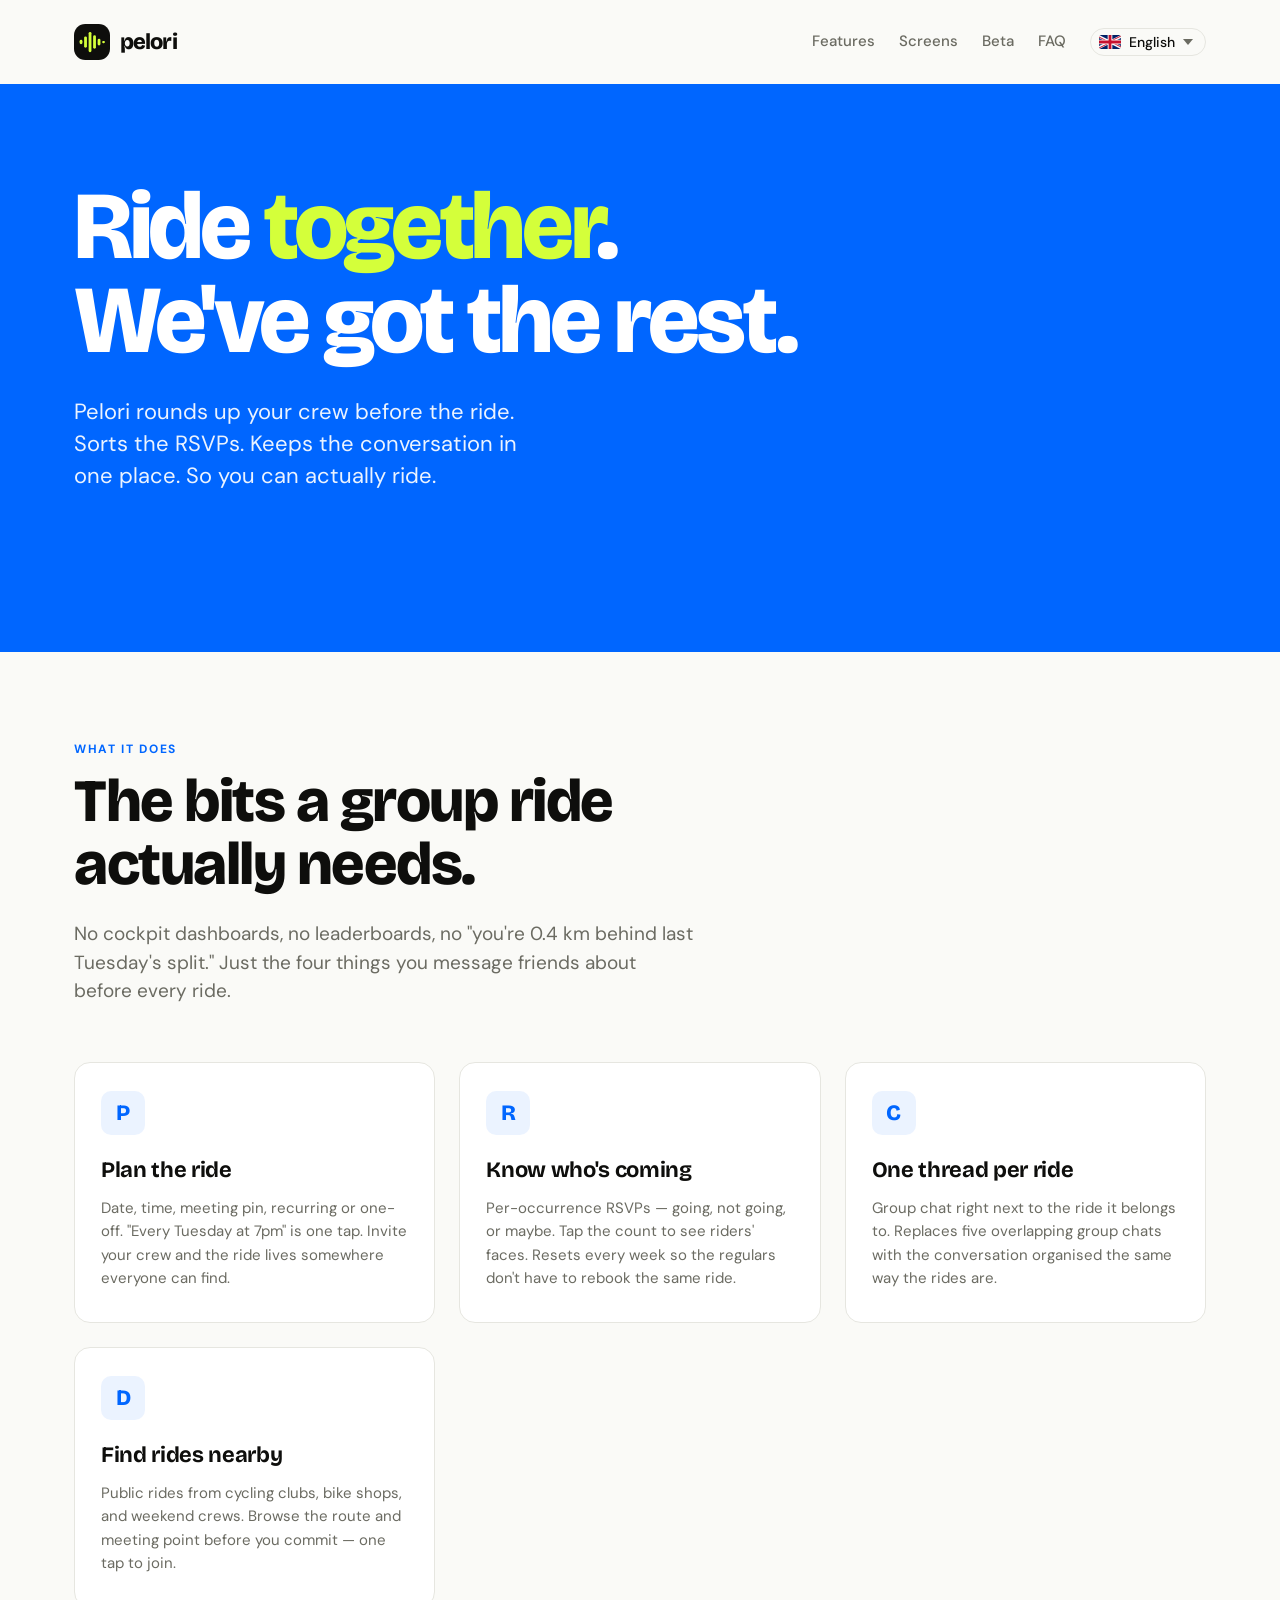
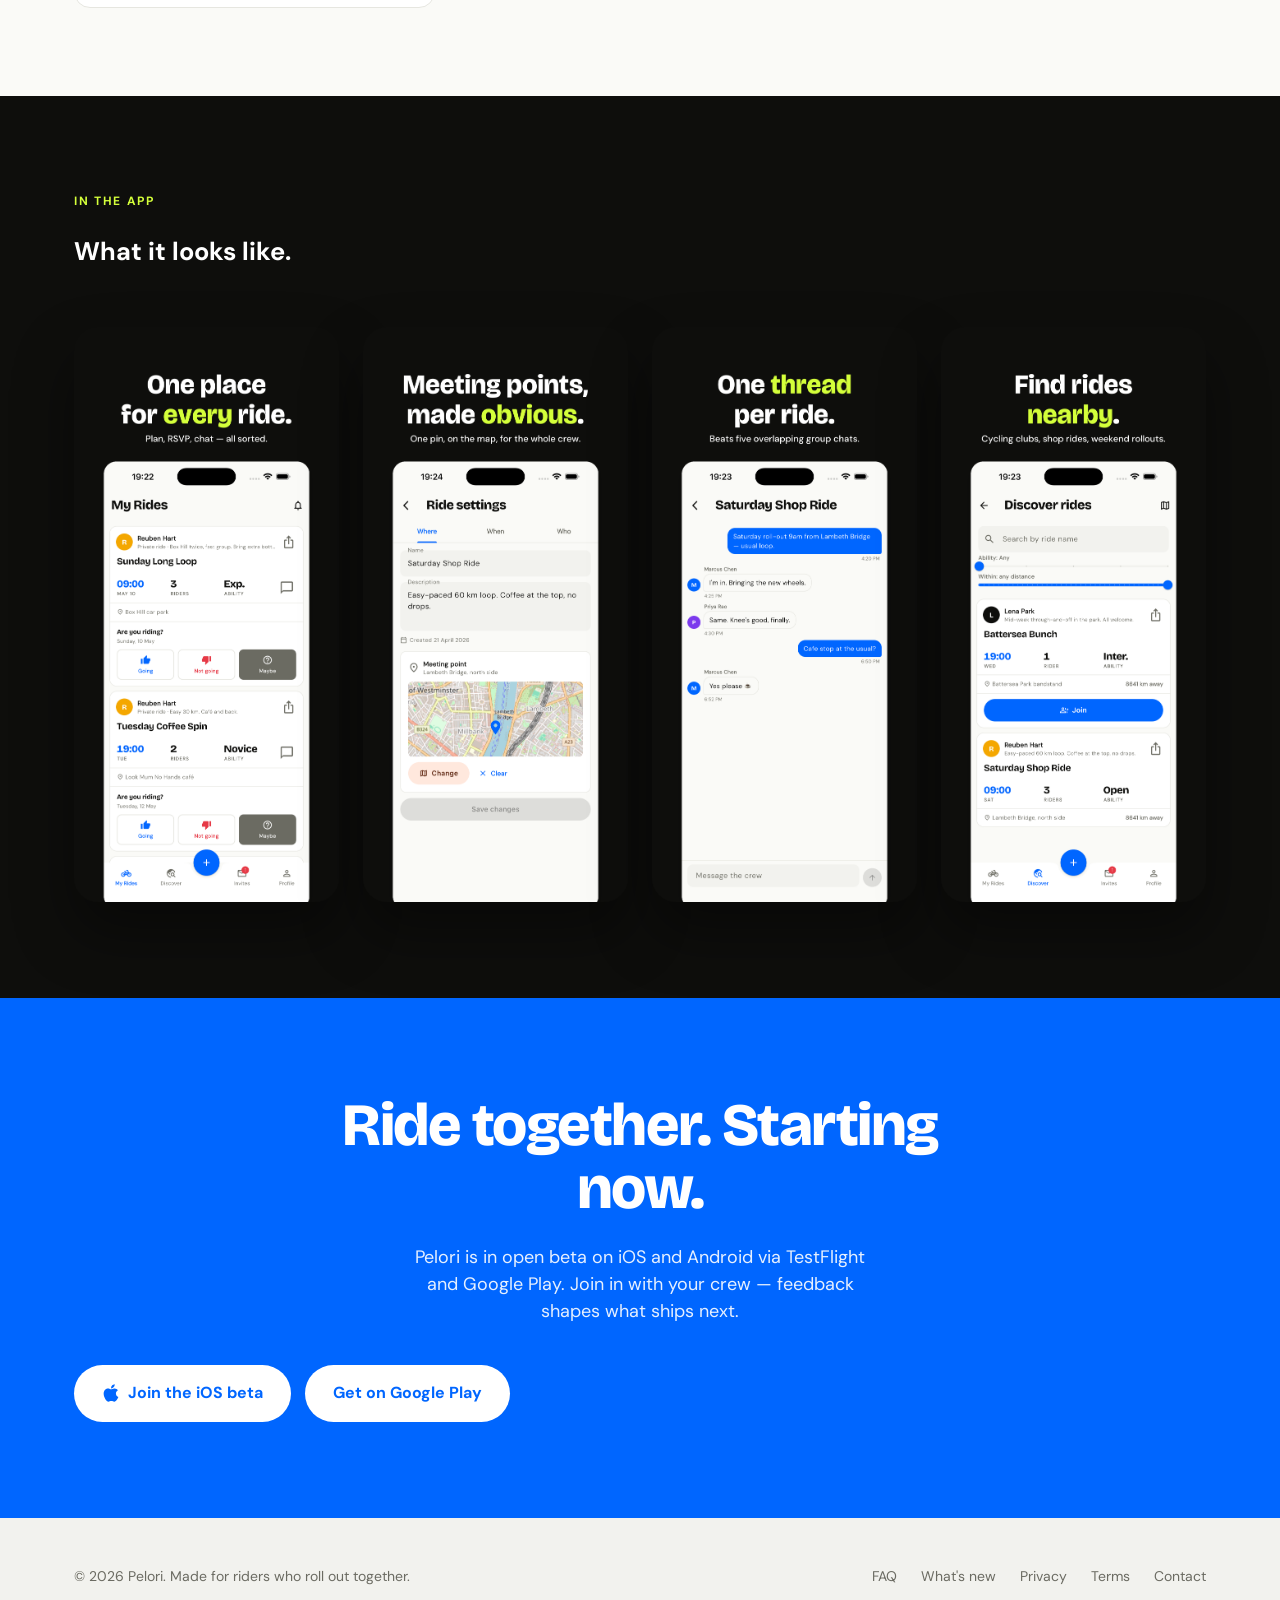
<file: index.html>
<!DOCTYPE html>
<html lang="en">
<head>
  <meta charset="UTF-8">
  <meta name="viewport" content="width=device-width, initial-scale=1.0">
  <title>Pelori — Group cycling, planned together</title>
  <meta name="description" content="Pelori rounds up your crew before the ride: plan group rides, RSVP per week, chat with everyone in one place, and find new rides nearby.">
  <meta name="theme-color" content="#0066FF">

  <!-- Apple-specific -->
  <meta name="apple-mobile-web-app-title" content="Pelori">
  <link rel="apple-touch-icon" href="assets/apple-touch-icon.png">
  <meta name="apple-itunes-app" content="app-id=PLACEHOLDER">

  <!-- Open Graph / Twitter -->
  <meta property="og:title" content="Pelori — Group cycling, planned together">
  <meta property="og:description" content="Plan group rides, RSVP per week, chat with the crew, and find new rides nearby.">
  <meta property="og:url" content="https://pelori.fit">
  <meta property="og:type" content="website">
  <meta property="og:image" content="https://pelori.fit/assets/og-cover.svg">
  <meta property="og:image:width" content="1200">
  <meta property="og:image:height" content="630">
  <meta property="og:image:alt" content="Pelori — Group cycling, planned together">
  <meta name="twitter:card" content="summary_large_image">

  <link rel="icon" href="assets/apple-touch-icon.png" type="image/png">
  <link rel="stylesheet" href="styles.css?v=20260508">
</head>
<body>

  <header class="nav">
    <div class="container nav-row">
      <a href="/" class="lockup">
        <img src="assets/logos/logo-mark.svg" alt="">
        <span class="lockup-name">pelori</span>
      </a>
      <div class="nav-right">
        <nav class="nav-links">
          <a href="#features" data-i18n="nav.features">Features</a>
          <a href="#screenshots" data-i18n="nav.screens">Screens</a>
          <a href="#beta" data-i18n="nav.beta">Beta</a>
          <a href="faq.html" data-i18n="nav.faq">FAQ</a>
        </nav>
        <div class="lang-picker" id="lang-picker">
          <button type="button" id="lang-btn" class="lang-btn"
                  aria-haspopup="listbox" aria-expanded="false"
                  aria-label="Language">
            <span id="lang-flag" class="lang-flag" aria-hidden="true"></span>
            <span id="lang-name" class="lang-name"></span>
            <svg class="lang-chevron" aria-hidden="true" viewBox="0 0 10 6">
              <path fill="currentColor" d="M0 0l5 6 5-6z"/>
            </svg>
          </button>
          <ul id="lang-menu" class="lang-menu" role="listbox" hidden></ul>
        </div>
        <button type="button" class="nav-burger" id="nav-burger"
                aria-label="Open menu" aria-controls="nav-drawer" aria-expanded="false">
          <svg width="24" height="24" viewBox="0 0 24 24" aria-hidden="true">
            <path fill="currentColor" d="M3 6h18v2H3zm0 5h18v2H3zm0 5h18v2H3z"/>
          </svg>
        </button>
      </div>
    </div>
    <aside class="nav-drawer" id="nav-drawer" aria-hidden="true">
      <button type="button" class="nav-drawer-close" data-nav-close
              aria-label="Close menu">&times;</button>
      <a href="#features" data-i18n="nav.features" data-nav-close>Features</a>
      <a href="#screenshots" data-i18n="nav.screens" data-nav-close>Screens</a>
      <a href="#beta" data-i18n="nav.beta" data-nav-close>Beta</a>
      <a href="faq.html" data-i18n="nav.faq" data-nav-close>FAQ</a>
    </aside>
  </header>

  <section class="hero">
    <div class="container">
      <h1 data-i18n-html="hero.headline_html">Ride <span class="accent">together</span>.<br>We've got the rest.</h1>
      <p class="hero-sub" data-i18n="hero.sub">
        Pelori rounds up your crew before the ride. Sorts the RSVPs.
        Keeps the conversation in one place. So you can actually ride.
      </p>
    </div>
  </section>

  <section id="features" class="section">
    <div class="container">
      <p class="section-eyebrow" data-i18n="features.eyebrow">What it does</p>
      <h2 data-i18n="features.title">The bits a group ride actually needs.</h2>
      <p class="section-sub" data-i18n="features.sub">
        No cockpit dashboards, no leaderboards, no "you're 0.4 km behind
        last Tuesday's split." Just the four things you message friends
        about before every ride.
      </p>

      <div class="features">
        <article class="feature">
          <div class="feature-icon">P</div>
          <h3 data-i18n="features.plan.title">Plan the ride</h3>
          <p data-i18n="features.plan.body">
            Date, time, meeting pin, recurring or one-off. "Every Tuesday
            at 7pm" is one tap. Invite your crew and the ride lives
            somewhere everyone can find.
          </p>
        </article>

        <article class="feature">
          <div class="feature-icon">R</div>
          <h3 data-i18n="features.rsvp.title">Know who's coming</h3>
          <p data-i18n="features.rsvp.body">
            Per-occurrence RSVPs — going, not going, or maybe. Tap the
            count to see riders' faces. Resets every week so the
            regulars don't have to rebook the same ride.
          </p>
        </article>

        <article class="feature">
          <div class="feature-icon">C</div>
          <h3 data-i18n="features.chat.title">One thread per ride</h3>
          <p data-i18n="features.chat.body">
            Group chat right next to the ride it belongs to. Replaces
            five overlapping group chats with the conversation
            organised the same way the rides are.
          </p>
        </article>

        <article class="feature">
          <div class="feature-icon">D</div>
          <h3 data-i18n="features.discover.title">Find rides nearby</h3>
          <p data-i18n="features.discover.body">
            Public rides from cycling clubs, bike shops, and weekend
            crews. Browse the route and meeting point before you commit
            — one tap to join.
          </p>
        </article>
      </div>
    </div>
  </section>

  <section id="screenshots" class="shots">
    <div class="container">
      <p class="section-eyebrow" data-i18n="shots.eyebrow">In the app</p>
      <h2 data-i18n="shots.title">What it looks like.</h2>
      <div class="shots-row">
        <img src="assets/screenshots/en/02-my-rides.png" alt="My Rides screen with three ride cards and a notification bell" data-i18n-alt="shots.alt.myrides" data-i18n-src="assets/screenshots/{lang}/02-my-rides.png">
        <img src="assets/screenshots/en/06-where-tab.png" alt="Ride settings — Where tab with meeting-point map" data-i18n-alt="shots.alt.where" data-i18n-src="assets/screenshots/{lang}/06-where-tab.png">
        <img src="assets/screenshots/en/03-chat.png" alt="Per-ride group chat with messages from the crew" data-i18n-alt="shots.alt.chat" data-i18n-src="assets/screenshots/{lang}/03-chat.png">
        <img src="assets/screenshots/en/05-discover.png" alt="Discover screen showing public rides" data-i18n-alt="shots.alt.discover" data-i18n-src="assets/screenshots/{lang}/05-discover.png">
      </div>
    </div>
  </section>

  <section id="beta" class="cta">
    <div class="container">
      <h2 data-i18n="cta.title">Ride together. Starting now.</h2>
      <p class="cta-sub" data-i18n="cta.sub">
        Pelori is in open beta on iOS and Android via TestFlight and
        Google Play. Join in with your crew — feedback shapes what
        ships next.
      </p>
      <div class="hero-ctas">
        <a class="btn btn-primary" href="https://testflight.apple.com/join/AMZ3g1j7">
          <svg width="18" height="20" viewBox="0 0 384 512" fill="currentColor" aria-hidden="true">
            <path d="M318.7 268.7c-.2-36.7 16.4-64.4 50-84.8-18.8-26.9-47.2-41.7-84.7-44.6-35.5-2.8-74.3 20.7-88.5 20.7-15 0-49.4-19.7-76.4-19.7C63.3 141.2 4 184.8 4 273.5q0 39.3 14.4 81.2c12.8 36.7 59 126.7 107.2 125.2 25.2-.6 43-17.9 75.8-17.9 31.8 0 48.3 17.9 76.4 17.9 48.6-.7 90.4-82.5 102.6-119.3-65.2-30.7-61.7-90-61.7-91.9zm-56.6-164.2c27.3-32.4 24.8-61.9 24-72.5-24.1 1.4-52 16.4-67.9 34.9-17.5 19.8-27.8 44.3-25.6 71.9 26.1 2 49.9-11.4 69.5-34.3z"/>
          </svg>
          <span data-i18n="cta.ios_button">Join the iOS beta</span>
        </a>
        <a class="btn btn-primary" href="PLACEHOLDER_PLAY_URL" data-i18n="cta.android_button">
          Get on Google Play
        </a>
      </div>
    </div>
  </section>

  <footer>
    <div class="container footer-row">
      <span data-i18n="footer.copyright">© 2026 Pelori. Made for riders who roll out together.</span>
      <div class="footer-links">
        <a href="faq.html" data-i18n="footer.faq">FAQ</a>
        <a href="whats-new.html" data-i18n="footer.whatsNew">What's new</a>
        <a href="privacy.html" data-i18n="footer.privacy">Privacy</a>
        <a href="terms.html" data-i18n="footer.terms">Terms</a>
        <a href="mailto:hello@pelori.fit" data-i18n="footer.contact">Contact</a>
      </div>
    </div>
  </footer>

  <script src="assets/i18n.js"></script>
  <script src="assets/nav-drawer.js"></script>
</body>
</html>
</file>
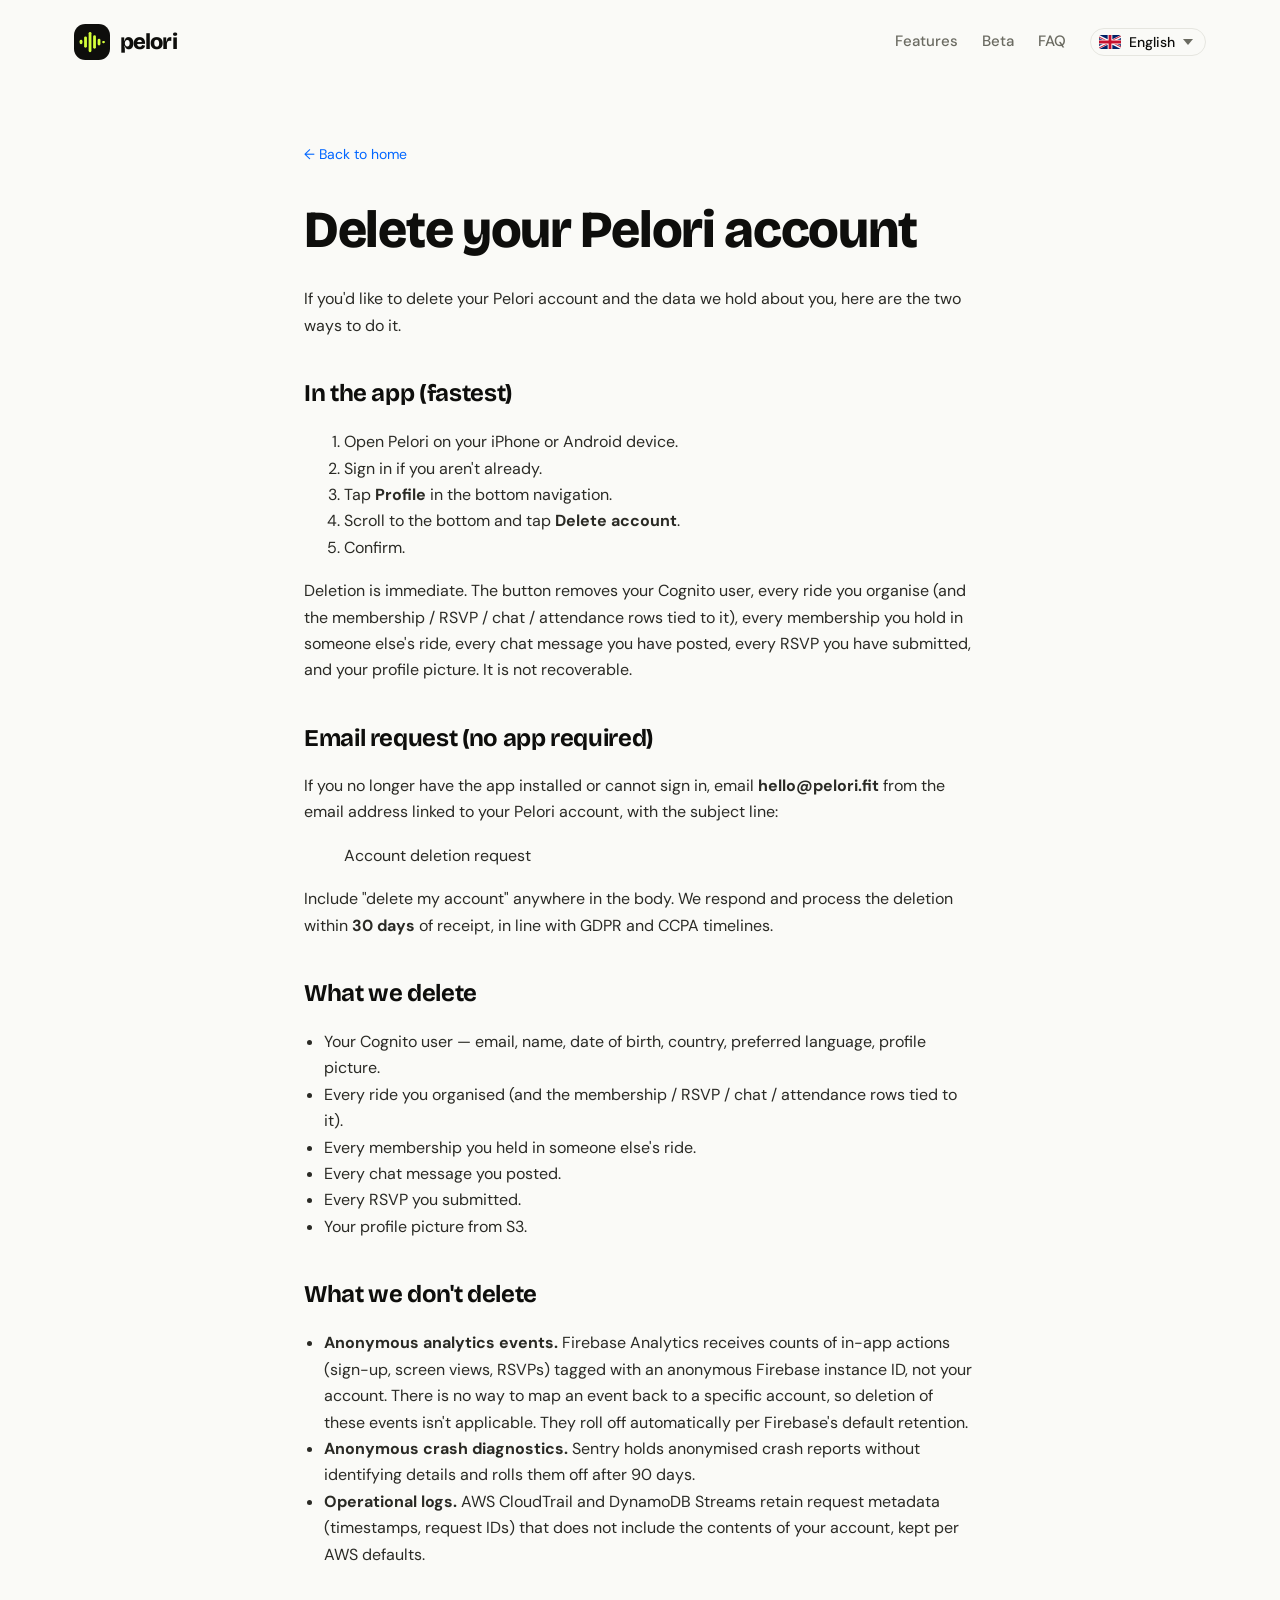
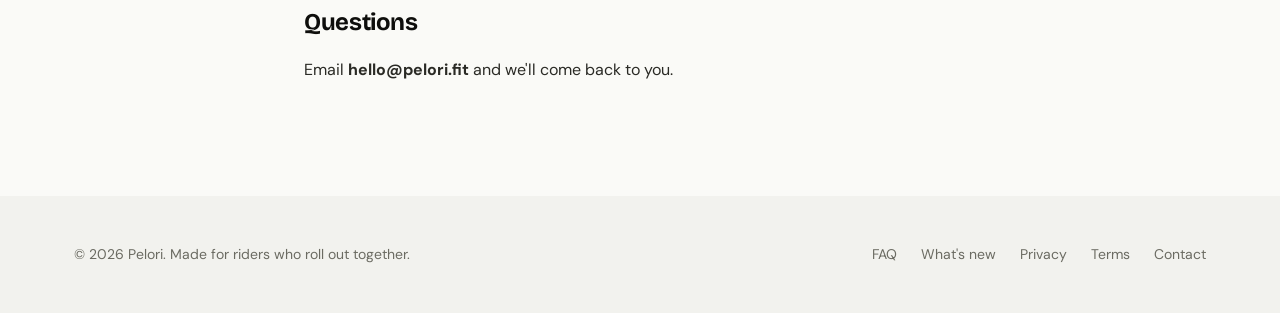
<file: delete-account.html>
<!DOCTYPE html>
<html lang="en">
<head>
  <meta charset="UTF-8">
  <meta name="viewport" content="width=device-width, initial-scale=1.0">
  <title>Delete account — Pelori</title>
  <link rel="apple-touch-icon" href="assets/apple-touch-icon.png">
  <link rel="icon" href="assets/apple-touch-icon.png" type="image/png">
  <link rel="stylesheet" href="styles.css?v=20260508">
</head>
<body>
  <header class="nav">
    <div class="container nav-row">
      <a href="/" class="lockup">
        <img src="assets/logos/logo-mark.svg" alt="">
        <span class="lockup-name">pelori</span>
      </a>
      <div class="nav-right">
        <nav class="nav-links">
          <a href="index.html#features" data-i18n="nav.features">Features</a>
          <a href="index.html#beta" data-i18n="nav.beta">Beta</a>
          <a href="faq.html" data-i18n="nav.faq">FAQ</a>
        </nav>
        <div class="lang-picker" id="lang-picker">
          <button type="button" id="lang-btn" class="lang-btn"
                  aria-haspopup="listbox" aria-expanded="false"
                  aria-label="Language">
            <span id="lang-flag" class="lang-flag" aria-hidden="true"></span>
            <span id="lang-name" class="lang-name"></span>
            <svg class="lang-chevron" aria-hidden="true" viewBox="0 0 10 6">
              <path fill="currentColor" d="M0 0l5 6 5-6z"/>
            </svg>
          </button>
          <ul id="lang-menu" class="lang-menu" role="listbox" hidden></ul>
        </div>
        <button type="button" class="nav-burger" id="nav-burger"
                aria-label="Open menu" aria-controls="nav-drawer" aria-expanded="false">
          <svg width="24" height="24" viewBox="0 0 24 24" aria-hidden="true">
            <path fill="currentColor" d="M3 6h18v2H3zm0 5h18v2H3zm0 5h18v2H3z"/>
          </svg>
        </button>
      </div>
    </div>
    <aside class="nav-drawer" id="nav-drawer" aria-hidden="true">
      <button type="button" class="nav-drawer-close" data-nav-close
              aria-label="Close menu">&times;</button>
      <a href="index.html#features" data-i18n="nav.features" data-nav-close>Features</a>
      <a href="index.html#beta" data-i18n="nav.beta" data-nav-close>Beta</a>
      <a href="faq.html" data-i18n="nav.faq" data-nav-close>FAQ</a>
    </aside>
  </header>
  <main class="legal-body">
    <a href="index.html" class="legal-back" data-i18n="legal.back">&larr; Back to home</a>
    <p class="legal-en-banner" data-legal-en-only data-i18n="legal.en_only" hidden>This page is available in English only — the app itself is fully localised.</p>
    <h1>Delete your Pelori account</h1>
<p>If you'd like to delete your Pelori account and the data we hold
about you, here are the two ways to do it.</p>
<h2>In the app (fastest)</h2>
<ol>
<li>Open Pelori on your iPhone or Android device.</li>
<li>Sign in if you aren't already.</li>
<li>Tap <strong>Profile</strong> in the bottom navigation.</li>
<li>Scroll to the bottom and tap <strong>Delete account</strong>.</li>
<li>Confirm.</li>
</ol>
<p>Deletion is immediate. The button removes your Cognito user, every
ride you organise (and the membership / RSVP / chat / attendance
rows tied to it), every membership you hold in someone else's ride,
every chat message you have posted, every RSVP you have submitted,
and your profile picture. It is not recoverable.</p>
<h2>Email request (no app required)</h2>
<p>If you no longer have the app installed or cannot sign in, email
<strong>hello@pelori.fit</strong> from the email address linked to your Pelori
account, with the subject line:</p>
<blockquote>
<p>Account deletion request</p>
</blockquote>
<p>Include "delete my account" anywhere in the body. We respond and
process the deletion within <strong>30 days</strong> of receipt, in line with
GDPR and CCPA timelines.</p>
<h2>What we delete</h2>
<ul>
<li>Your Cognito user — email, name, date of birth, country,
  preferred language, profile picture.</li>
<li>Every ride you organised (and the membership / RSVP / chat /
  attendance rows tied to it).</li>
<li>Every membership you held in someone else's ride.</li>
<li>Every chat message you posted.</li>
<li>Every RSVP you submitted.</li>
<li>Your profile picture from S3.</li>
</ul>
<h2>What we don't delete</h2>
<ul>
<li><strong>Anonymous analytics events.</strong> Firebase Analytics receives counts
  of in-app actions (sign-up, screen views, RSVPs) tagged with an
  anonymous Firebase instance ID, not your account. There is no way
  to map an event back to a specific account, so deletion of these
  events isn't applicable. They roll off automatically per Firebase's
  default retention.</li>
<li><strong>Anonymous crash diagnostics.</strong> Sentry holds anonymised crash
  reports without identifying details and rolls them off after
  90 days.</li>
<li><strong>Operational logs.</strong> AWS CloudTrail and DynamoDB Streams retain
  request metadata (timestamps, request IDs) that does not include
  the contents of your account, kept per AWS defaults.</li>
</ul>
<h2>Questions</h2>
<p>Email <strong>hello@pelori.fit</strong> and we'll come back to you.</p>
  </main>
  <footer>
    <div class="container footer-row">
      <span data-i18n="footer.copyright">© 2026 Pelori.</span>
      <div class="footer-links">
        <a href="faq.html" data-i18n="footer.faq">FAQ</a>
        <a href="whats-new.html" data-i18n="footer.whatsNew">What's new</a>
        <a href="privacy.html" data-i18n="footer.privacy">Privacy</a>
        <a href="terms.html" data-i18n="footer.terms">Terms</a>
        <a href="mailto:hello@pelori.fit" data-i18n="footer.contact">Contact</a>
      </div>
    </div>
  </footer>
  <script src="assets/i18n.js"></script>
  <script src="assets/nav-drawer.js"></script>
</body>
</html>
</file>
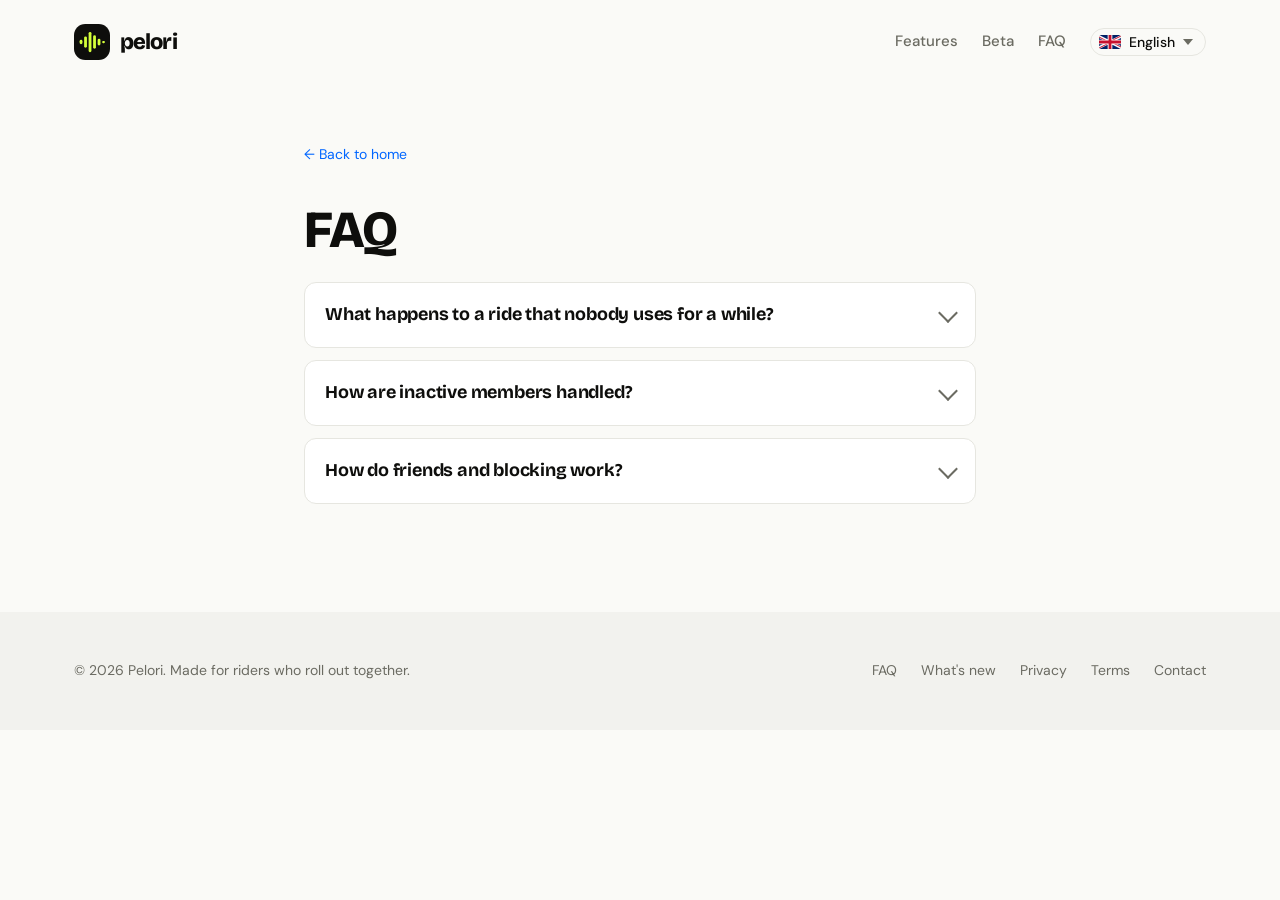
<file: faq.html>
<!DOCTYPE html>
<html lang="en">
<head>
  <meta charset="UTF-8">
  <meta name="viewport" content="width=device-width, initial-scale=1.0">
  <title>FAQ — Pelori</title>
  <link rel="apple-touch-icon" href="assets/apple-touch-icon.png">
  <link rel="icon" href="assets/apple-touch-icon.png" type="image/png">
  <link rel="stylesheet" href="styles.css?v=20260508">
</head>
<body>
  <header class="nav">
    <div class="container nav-row">
      <a href="/" class="lockup">
        <img src="assets/logos/logo-mark.svg" alt="">
        <span class="lockup-name">pelori</span>
      </a>
      <div class="nav-right">
        <nav class="nav-links">
          <a href="index.html#features" data-i18n="nav.features">Features</a>
          <a href="index.html#beta" data-i18n="nav.beta">Beta</a>
          <a href="faq.html" data-i18n="nav.faq">FAQ</a>
        </nav>
        <div class="lang-picker" id="lang-picker">
          <button type="button" id="lang-btn" class="lang-btn"
                  aria-haspopup="listbox" aria-expanded="false"
                  aria-label="Language">
            <span id="lang-flag" class="lang-flag" aria-hidden="true"></span>
            <span id="lang-name" class="lang-name"></span>
            <svg class="lang-chevron" aria-hidden="true" viewBox="0 0 10 6">
              <path fill="currentColor" d="M0 0l5 6 5-6z"/>
            </svg>
          </button>
          <ul id="lang-menu" class="lang-menu" role="listbox" hidden></ul>
        </div>
        <button type="button" class="nav-burger" id="nav-burger"
                aria-label="Open menu" aria-controls="nav-drawer" aria-expanded="false">
          <svg width="24" height="24" viewBox="0 0 24 24" aria-hidden="true">
            <path fill="currentColor" d="M3 6h18v2H3zm0 5h18v2H3zm0 5h18v2H3z"/>
          </svg>
        </button>
      </div>
    </div>
    <aside class="nav-drawer" id="nav-drawer" aria-hidden="true">
      <button type="button" class="nav-drawer-close" data-nav-close
              aria-label="Close menu">&times;</button>
      <a href="index.html#features" data-i18n="nav.features" data-nav-close>Features</a>
      <a href="index.html#beta" data-i18n="nav.beta" data-nav-close>Beta</a>
      <a href="faq.html" data-i18n="nav.faq" data-nav-close>FAQ</a>
    </aside>
  </header>
  <main class="legal-body">
    <a href="index.html" class="legal-back" data-i18n="legal.back">&larr; Back to home</a>
    <p class="legal-en-banner" data-legal-en-only data-i18n="legal.en_only" hidden>This page is available in English only — the app itself is fully localised.</p>
    <h1>FAQ</h1>

    <details class="faq-item">
      <summary>What happens to a ride that nobody uses for a while?</summary>
      <div class="faq-body">
        <p>To stop Discover and notifications filling up with rides that
        have gone quiet, every ride moves through three stages based on
        the time since its last human interaction. A human interaction
        is anything a member does inside the ride — sending a chat
        message, RSVPing, joining or leaving, or the owner editing
        settings. The next occurrence of a recurring ride silently
        rolling forward does <strong>not</strong> count.</p>

        <h3>Stage 1 — Dormant (after 90 days inactive)</h3>
        <ul>
          <li>The ride is hidden from <strong>Discover</strong>, so new
            riders won't stumble across a public ride that's gone
            quiet.</li>
          <li>Members still see the ride in <em>My Rides</em>, can chat,
            RSVP, share location, and join voice as normal.</li>
          <li>Push and reminder notifications fire as normal.</li>
          <li>Any interaction — a chat message, an RSVP, an owner edit —
            flips the ride straight back to active and resets the
            clock.</li>
        </ul>

        <h3>Stage 2 — Archived (after 180 days inactive)</h3>
        <ul>
          <li>The ride becomes invisible to everyone except the owner.
            Other members no longer see it in <em>My Rides</em> and
            can't open it.</li>
          <li>All notifications stop firing, including RSVP nags and
            going reminders.</li>
          <li>The ride is also hidden from Discover (a stricter version
            of the dormant rule).</li>
          <li>The owner can still open the ride and edit it. Saving any
            edit flips it back to active, restores it to other members,
            and resumes notifications.</li>
        </ul>

        <h3>Stage 3 — Deleted (after 270 days inactive)</h3>
        <ul>
          <li>The ride and its memberships, messages, and RSVP records
            are permanently deleted.</li>
          <li>Deletion is not recoverable. If you want to keep an
            archived ride, open it as the owner and save any edit
            before it reaches the 270-day mark — that resets the
            clock.</li>
        </ul>

        <h3>How do I keep a ride active?</h3>
        <p>Ride with it. Anything that counts as a human interaction
        resets the clock back to zero, so a ride that the crew actually
        uses each week never goes dormant.</p>

        <h3>Can I tell whether one of my rides is dormant or archived?</h3>
        <p>Yes — dormant and archived rides show a small badge on the
        ride card in <em>My Rides</em>.</p>
      </div>
    </details>

    <details class="faq-item">
      <summary>How are inactive members handled?</summary>
      <div class="faq-body">
        <h3>What does the "Inactive" badge on a member mean?</h3>
        <p>Each member of a ride has a small <strong>Inactive</strong>
        chip on their row when they haven't opened the Pelori app for
        30 days or more. It's a glanceable signal for the organiser —
        useful when deciding whether it's worth nagging someone for an
        RSVP, or when looking through who's actually still around. As
        soon as the member opens the app the chip disappears on the
        next refresh.</p>

        <p>Members who are brand-new to the feature (no recorded
        activity yet) don't get the chip — the absence of data is
        treated as "unknown", not "inactive".</p>

        <h3>Can I have inactive members removed automatically?</h3>
        <p>Yes. In <em>Ride settings → Who</em>, the ride owner has an
        <strong>Auto-remove inactive members</strong> toggle. Switch it
        on and once a day Pelori removes any member who hasn't opened
        the app in 30 days. A few rules:</p>
        <ul>
          <li>The toggle is <strong>owner-only</strong>. Admins manage
            rides day-to-day, but membership policy stays with the
            creator.</li>
          <li>The owner is never removed, even if they themselves
            haven't opened the app — a ride should never end up without
            its organiser.</li>
          <li>Members who haven't recorded any activity yet (e.g.
            someone who joined and immediately uninstalled before the
            activity signal landed) are left alone — same conservative
            reading as the badge.</li>
          <li>Pending invitations are not touched. Someone who hasn't
            accepted yet stays in the invite list until they decide.</li>
          <li>Removed members can always be re-invited. Removal isn't a
            ban — it's a tidy-up.</li>
        </ul>
      </div>
    </details>

    <details class="faq-item">
      <summary>How do friends and blocking work?</summary>
      <div class="faq-body">
        <h3>What can other people see about me?</h3>
        <p>When you appear to someone else as a friend, a friend
        suggestion, an incoming or outgoing friend request, or an
        email-search result, they see your <strong>name</strong>, the
        <strong>country</strong> you set in your profile, and your
        <strong>profile picture</strong> if you've uploaded one. Your
        email address, date of birth, and location are not shown on any
        of these surfaces.</p>

        <h3>Who can find me?</h3>
        <p>Two routes only. People you share at least one ride with may
        see you in their <em>Add friends</em> suggestions. And anyone
        who already knows your <strong>exact email address</strong> can
        look you up via email search. Pelori does <strong>not</strong>
        read your phone contacts.</p>

        <h3>What does being friends actually do?</h3>
        <p>Friends see each other in their friends list and can be
        invited into rides with a single tap, instead of typing an
        email. That's it — friendship doesn't unlock anything you
        wouldn't already share with someone inside a ride.</p>

        <h3>How do I block someone?</h3>
        <p>Long-press one of their chat messages and choose
        <em>Block</em>. Blocking is bidirectional: their messages and
        rides become invisible to you, yours become invisible to them,
        and any existing friendship is removed. Neither of you appears
        in the other's <em>Add friends</em> suggestions, and neither
        can send the other a friend request. Everyone you've blocked
        is listed in <em>Profile → Blocked users</em>, where you can
        unblock if you change your mind.</p>

        <h3>Does the other person know if I decline a request?</h3>
        <p>No push notification is sent when you decline — only on send
        and accept. The request simply leaves your Requests tab.</p>
      </div>
    </details>
  </main>
  <footer>
    <div class="container footer-row">
      <span data-i18n="footer.copyright">&copy; 2026 Pelori.</span>
      <div class="footer-links">
        <a href="faq.html" data-i18n="footer.faq">FAQ</a>
        <a href="whats-new.html" data-i18n="footer.whatsNew">What's new</a>
        <a href="privacy.html" data-i18n="footer.privacy">Privacy</a>
        <a href="terms.html" data-i18n="footer.terms">Terms</a>
        <a href="mailto:hello@pelori.fit" data-i18n="footer.contact">Contact</a>
      </div>
    </div>
  </footer>
  <script src="assets/i18n.js"></script>
  <script src="assets/nav-drawer.js"></script>
</body>
</html>
</file>
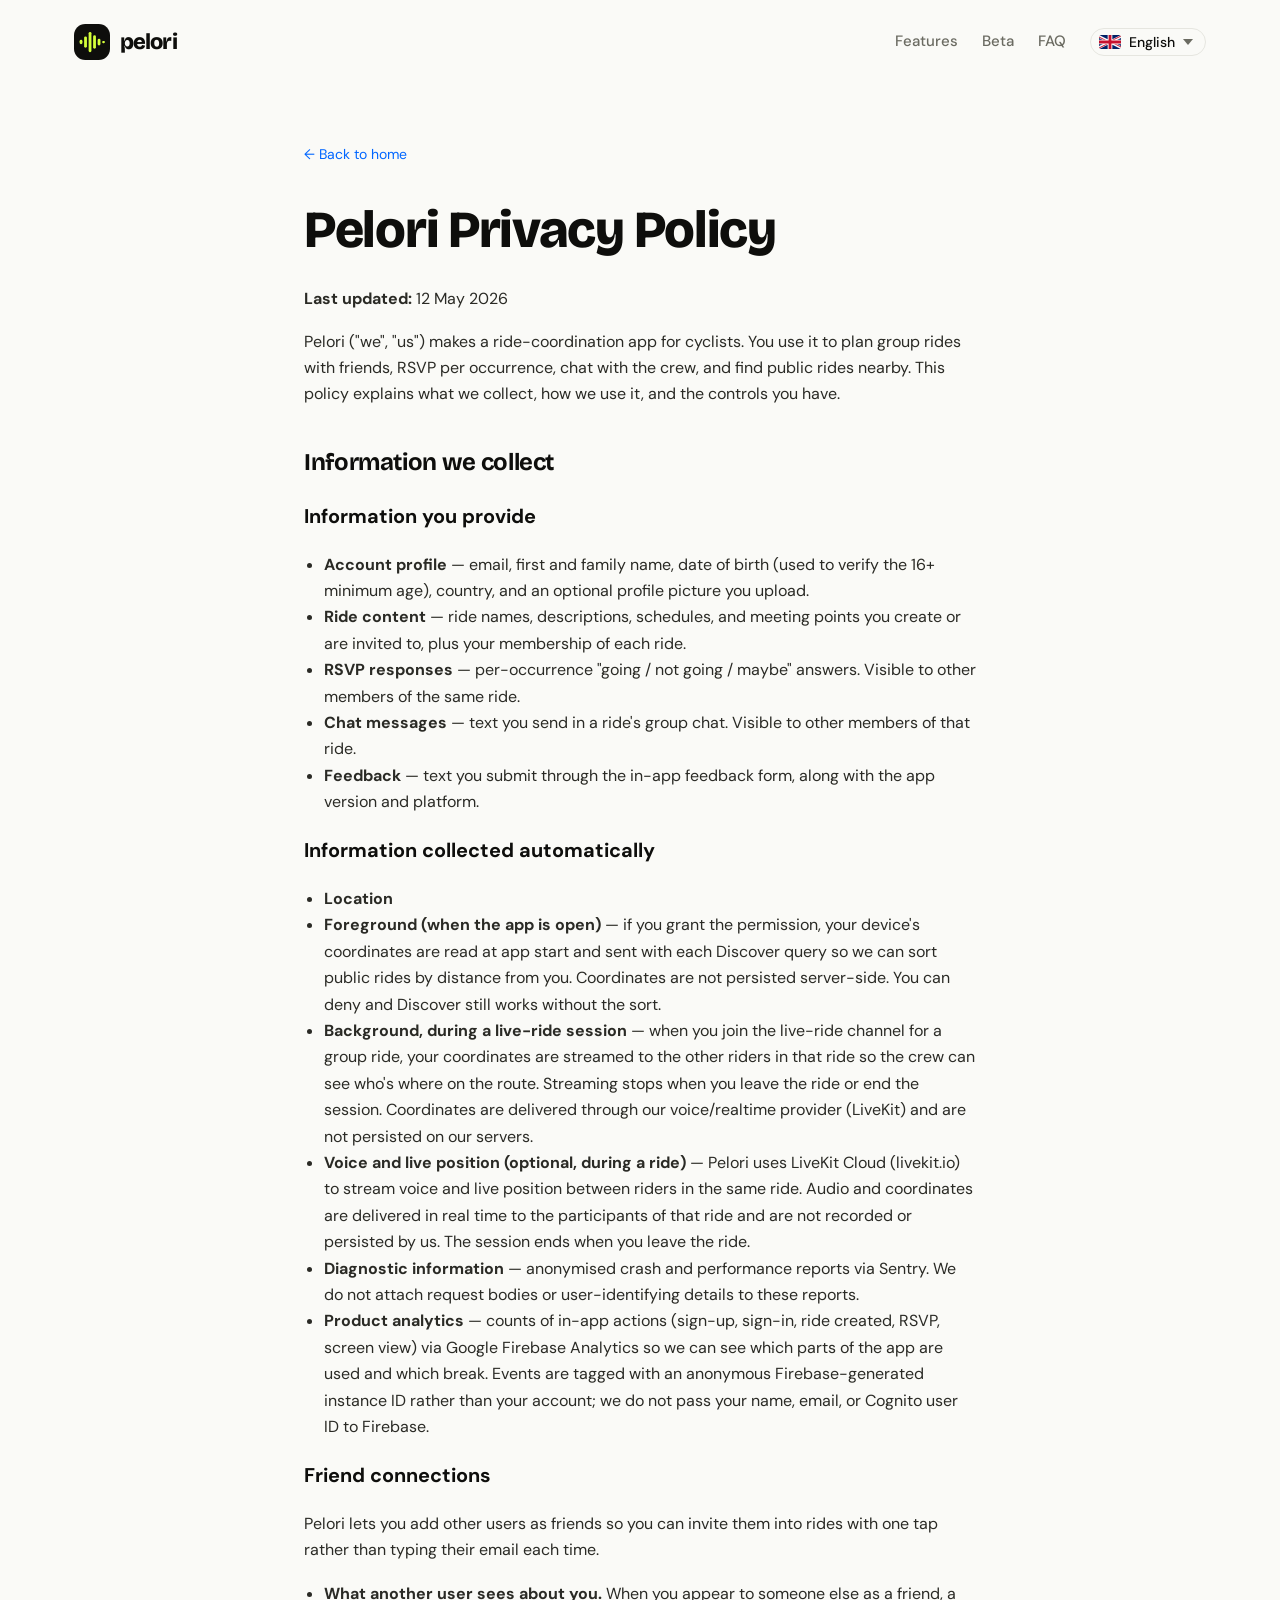
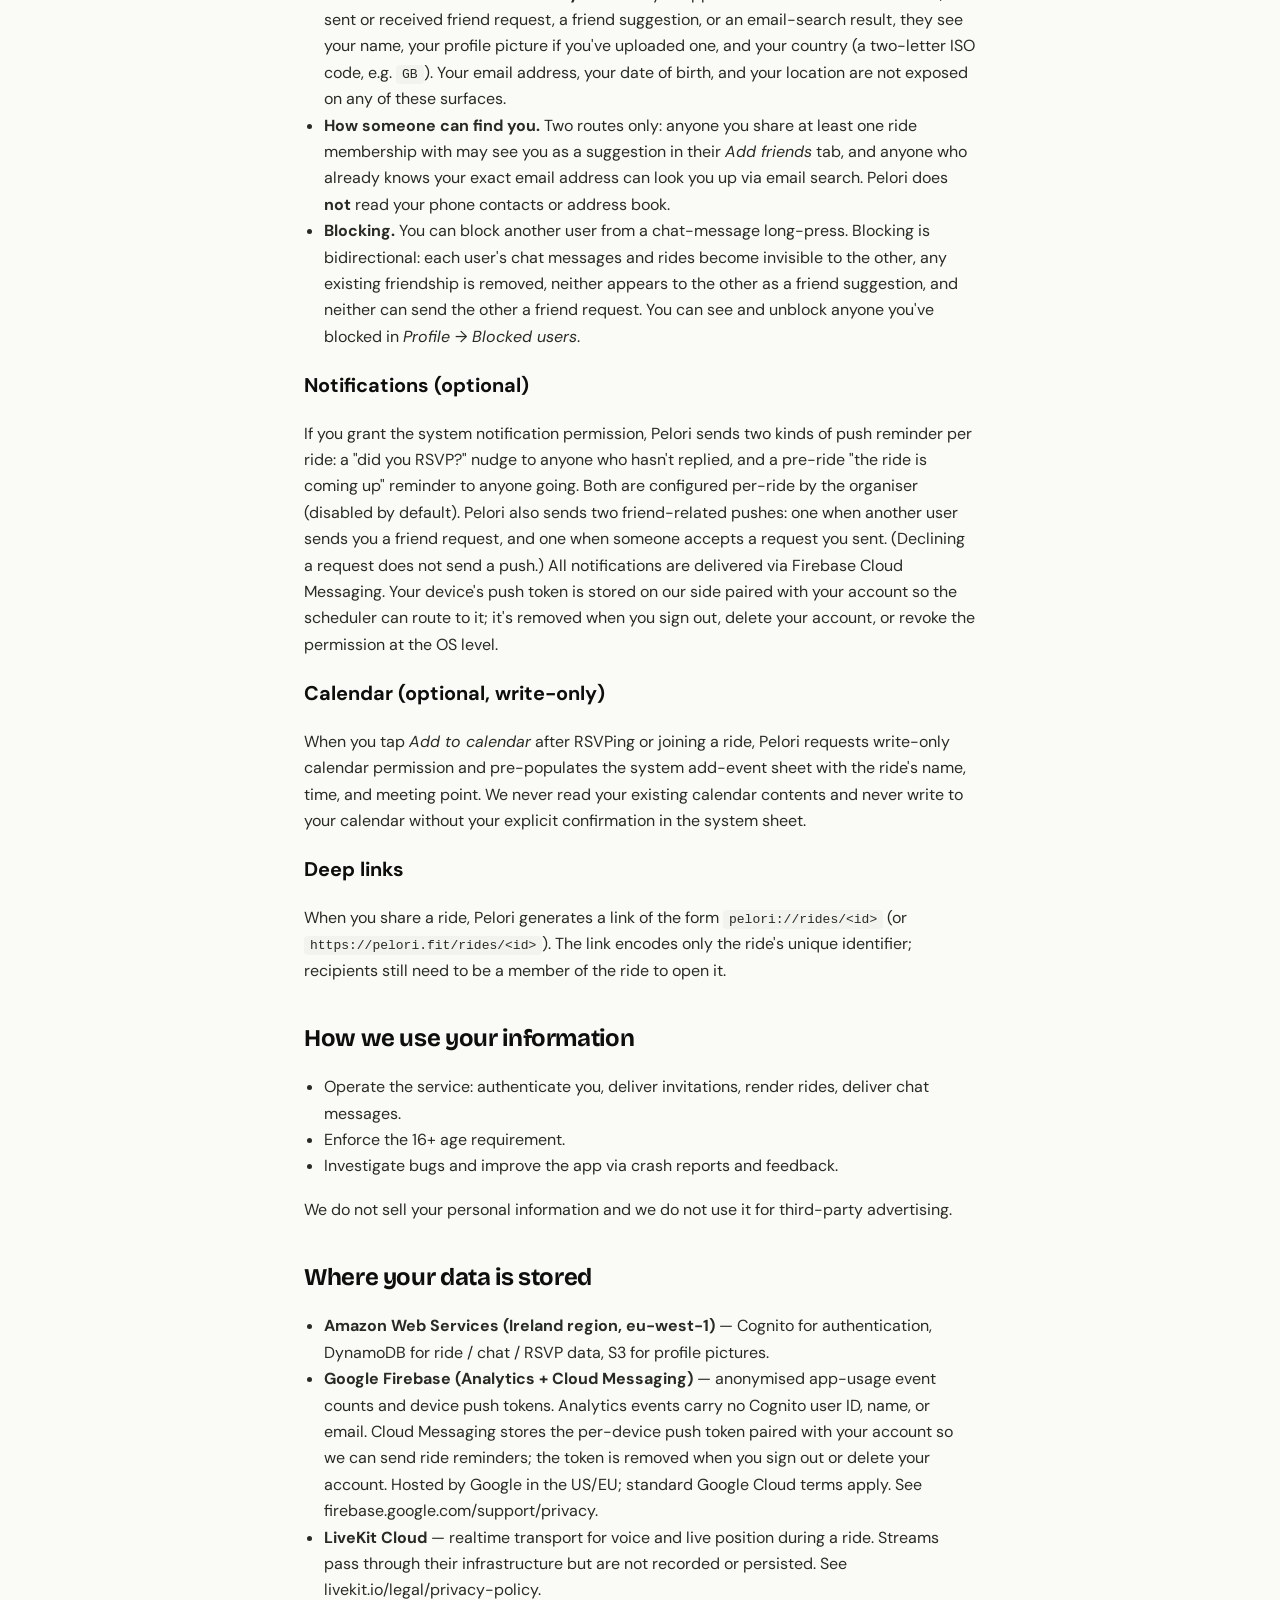
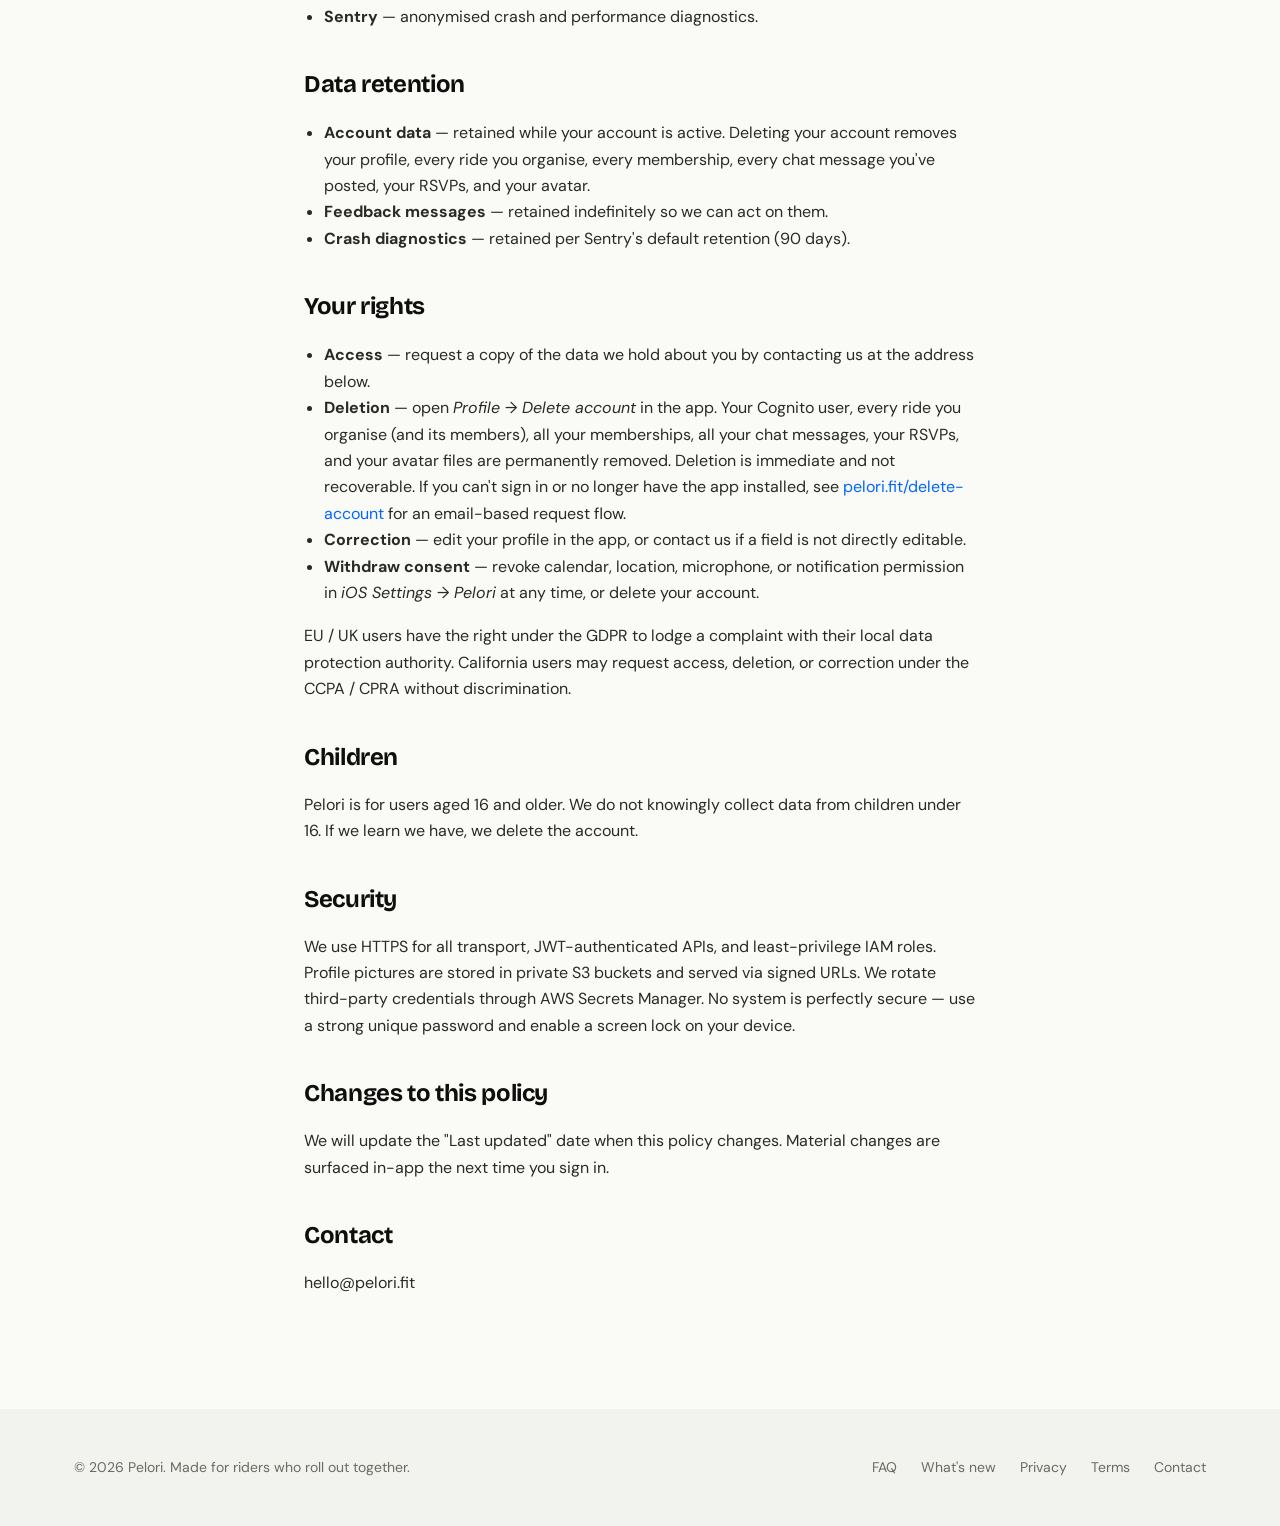
<file: privacy.html>
<!DOCTYPE html>
<html lang="en">
<head>
  <meta charset="UTF-8">
  <meta name="viewport" content="width=device-width, initial-scale=1.0">
  <title>Privacy Policy — Pelori</title>
  <link rel="apple-touch-icon" href="assets/apple-touch-icon.png">
  <link rel="icon" href="assets/apple-touch-icon.png" type="image/png">
  <link rel="stylesheet" href="styles.css?v=20260508">
</head>
<body>
  <header class="nav">
    <div class="container nav-row">
      <a href="/" class="lockup">
        <img src="assets/logos/logo-mark.svg" alt="">
        <span class="lockup-name">pelori</span>
      </a>
      <div class="nav-right">
        <nav class="nav-links">
          <a href="index.html#features" data-i18n="nav.features">Features</a>
          <a href="index.html#beta" data-i18n="nav.beta">Beta</a>
          <a href="faq.html" data-i18n="nav.faq">FAQ</a>
        </nav>
        <div class="lang-picker" id="lang-picker">
          <button type="button" id="lang-btn" class="lang-btn"
                  aria-haspopup="listbox" aria-expanded="false"
                  aria-label="Language">
            <span id="lang-flag" class="lang-flag" aria-hidden="true"></span>
            <span id="lang-name" class="lang-name"></span>
            <svg class="lang-chevron" aria-hidden="true" viewBox="0 0 10 6">
              <path fill="currentColor" d="M0 0l5 6 5-6z"/>
            </svg>
          </button>
          <ul id="lang-menu" class="lang-menu" role="listbox" hidden></ul>
        </div>
        <button type="button" class="nav-burger" id="nav-burger"
                aria-label="Open menu" aria-controls="nav-drawer" aria-expanded="false">
          <svg width="24" height="24" viewBox="0 0 24 24" aria-hidden="true">
            <path fill="currentColor" d="M3 6h18v2H3zm0 5h18v2H3zm0 5h18v2H3z"/>
          </svg>
        </button>
      </div>
    </div>
    <aside class="nav-drawer" id="nav-drawer" aria-hidden="true">
      <button type="button" class="nav-drawer-close" data-nav-close
              aria-label="Close menu">&times;</button>
      <a href="index.html#features" data-i18n="nav.features" data-nav-close>Features</a>
      <a href="index.html#beta" data-i18n="nav.beta" data-nav-close>Beta</a>
      <a href="faq.html" data-i18n="nav.faq" data-nav-close>FAQ</a>
    </aside>
  </header>
  <main class="legal-body">
    <a href="index.html" class="legal-back" data-i18n="legal.back">&larr; Back to home</a>
    <p class="legal-en-banner" data-legal-en-only data-i18n="legal.en_only" hidden>This page is available in English only — the app itself is fully localised.</p>
    <h1>Pelori Privacy Policy</h1>
<p><strong>Last updated:</strong> 12 May 2026</p>
<p>Pelori ("we", "us") makes a ride-coordination app for cyclists. You
use it to plan group rides with friends, RSVP per occurrence, chat
with the crew, and find public rides nearby. This policy explains
what we collect, how we use it, and the controls you have.</p>
<h2>Information we collect</h2>
<h3>Information you provide</h3>
<ul>
<li><strong>Account profile</strong> — email, first and family name, date of birth
  (used to verify the 16+ minimum age), country, and an optional
  profile picture you upload.</li>
<li><strong>Ride content</strong> — ride names, descriptions, schedules, and meeting
  points you create or are invited to, plus your membership of each
  ride.</li>
<li><strong>RSVP responses</strong> — per-occurrence "going / not going / maybe"
  answers. Visible to other members of the same ride.</li>
<li><strong>Chat messages</strong> — text you send in a ride's group chat. Visible
  to other members of that ride.</li>
<li><strong>Feedback</strong> — text you submit through the in-app feedback form,
  along with the app version and platform.</li>
</ul>
<h3>Information collected automatically</h3>
<ul>
<li><strong>Location</strong></li>
<li><strong>Foreground (when the app is open)</strong> — if you grant the
    permission, your device's coordinates are read at app start and
    sent with each Discover query so we can sort public rides by
    distance from you. Coordinates are not persisted server-side.
    You can deny and Discover still works without the sort.</li>
<li><strong>Background, during a live-ride session</strong> — when you join the
    live-ride channel for a group ride, your coordinates are
    streamed to the other riders in that ride so the crew can see
    who's where on the route. Streaming stops when you leave the
    ride or end the session. Coordinates are delivered through our
    voice/realtime provider (LiveKit) and are not persisted on our
    servers.</li>
<li><strong>Voice and live position (optional, during a ride)</strong> — Pelori
  uses LiveKit Cloud (livekit.io) to stream voice and live position
  between riders in the same ride. Audio and coordinates are
  delivered in real time to the participants of that ride and are
  not recorded or persisted by us. The session ends when you leave
  the ride.</li>
<li><strong>Diagnostic information</strong> — anonymised crash and performance
  reports via Sentry. We do not attach request bodies or
  user-identifying details to these reports.</li>
<li><strong>Product analytics</strong> — counts of in-app actions (sign-up, sign-in,
  ride created, RSVP, screen view) via Google Firebase Analytics so
  we can see which parts of the app are used and which break. Events
  are tagged with an anonymous Firebase-generated instance ID rather
  than your account; we do not pass your name, email, or Cognito
  user ID to Firebase.</li>
</ul>
<h3>Friend connections</h3>
<p>Pelori lets you add other users as friends so you can invite them
into rides with one tap rather than typing their email each time.</p>
<ul>
<li><strong>What another user sees about you.</strong> When you appear to someone
  else as a friend, a sent or received friend request, a friend
  suggestion, or an email-search result, they see your name, your
  profile picture if you've uploaded one, and your country (a
  two-letter ISO code, e.g. <code>GB</code>). Your email address, your date of
  birth, and your location are not exposed on any of these surfaces.</li>
<li><strong>How someone can find you.</strong> Two routes only: anyone you share
  at least one ride membership with may see you as a suggestion in
  their <em>Add friends</em> tab, and anyone who already knows your exact
  email address can look you up via email search. Pelori does
  <strong>not</strong> read your phone contacts or address book.</li>
<li><strong>Blocking.</strong> You can block another user from a chat-message
  long-press. Blocking is bidirectional: each user's chat messages
  and rides become invisible to the other, any existing friendship
  is removed, neither appears to the other as a friend suggestion,
  and neither can send the other a friend request. You can see and
  unblock anyone you've blocked in <em>Profile → Blocked users</em>.</li>
</ul>
<h3>Notifications (optional)</h3>
<p>If you grant the system notification permission, Pelori sends two
kinds of push reminder per ride: a "did you RSVP?" nudge to anyone
who hasn't replied, and a pre-ride "the ride is coming up" reminder
to anyone going. Both are configured per-ride by the organiser
(disabled by default). Pelori also sends two friend-related pushes:
one when another user sends you a friend request, and one when
someone accepts a request you sent. (Declining a request does not
send a push.) All notifications are delivered via Firebase Cloud
Messaging. Your device's push token is stored on our side paired
with your account so the scheduler can route to it; it's removed
when you sign out, delete your account, or revoke the permission
at the OS level.</p>
<h3>Calendar (optional, write-only)</h3>
<p>When you tap <em>Add to calendar</em> after RSVPing or joining a ride,
Pelori requests write-only calendar permission and pre-populates the
system add-event sheet with the ride's name, time, and meeting
point. We never read your existing calendar contents and never write
to your calendar without your explicit confirmation in the system
sheet.</p>
<h3>Deep links</h3>
<p>When you share a ride, Pelori generates a link of the form
<code>pelori://rides/&lt;id&gt;</code> (or <code>https://pelori.fit/rides/&lt;id&gt;</code>). The link
encodes only the ride's unique identifier; recipients still need to
be a member of the ride to open it.</p>
<h2>How we use your information</h2>
<ul>
<li>Operate the service: authenticate you, deliver invitations, render
  rides, deliver chat messages.</li>
<li>Enforce the 16+ age requirement.</li>
<li>Investigate bugs and improve the app via crash reports and
  feedback.</li>
</ul>
<p>We do not sell your personal information and we do not use it for
third-party advertising.</p>
<h2>Where your data is stored</h2>
<ul>
<li><strong>Amazon Web Services (Ireland region, eu-west-1)</strong> — Cognito for
  authentication, DynamoDB for ride / chat / RSVP data, S3 for
  profile pictures.</li>
<li><strong>Google Firebase (Analytics + Cloud Messaging)</strong> — anonymised
  app-usage event counts and device push tokens. Analytics events
  carry no Cognito user ID, name, or email. Cloud Messaging stores
  the per-device push token paired with your account so we can
  send ride reminders; the token is removed when you sign out or
  delete your account. Hosted by Google in the US/EU; standard
  Google Cloud terms apply. See firebase.google.com/support/privacy.</li>
<li><strong>LiveKit Cloud</strong> — realtime transport for voice and live position
  during a ride. Streams pass through their infrastructure but are
  not recorded or persisted. See livekit.io/legal/privacy-policy.</li>
<li><strong>Sentry</strong> — anonymised crash and performance diagnostics.</li>
</ul>
<h2>Data retention</h2>
<ul>
<li><strong>Account data</strong> — retained while your account is active. Deleting
  your account removes your profile, every ride you organise, every
  membership, every chat message you've posted, your RSVPs, and your
  avatar.</li>
<li><strong>Feedback messages</strong> — retained indefinitely so we can act on
  them.</li>
<li><strong>Crash diagnostics</strong> — retained per Sentry's default retention
  (90 days).</li>
</ul>
<h2>Your rights</h2>
<ul>
<li><strong>Access</strong> — request a copy of the data we hold about you by
  contacting us at the address below.</li>
<li><strong>Deletion</strong> — open <em>Profile → Delete account</em> in the app. Your
  Cognito user, every ride you organise (and its members), all your
  memberships, all your chat messages, your RSVPs, and your avatar
  files are permanently removed. Deletion is immediate and not
  recoverable. If you can't sign in or no longer have the app
  installed, see <a href="delete-account.html">pelori.fit/delete-account</a>
  for an email-based request flow.</li>
<li><strong>Correction</strong> — edit your profile in the app, or contact us if a
  field is not directly editable.</li>
<li><strong>Withdraw consent</strong> — revoke calendar, location, microphone, or
  notification permission in <em>iOS Settings → Pelori</em> at any time,
  or delete your account.</li>
</ul>
<p>EU / UK users have the right under the GDPR to lodge a complaint
with their local data protection authority. California users may
request access, deletion, or correction under the CCPA / CPRA
without discrimination.</p>
<h2>Children</h2>
<p>Pelori is for users aged 16 and older. We do not knowingly collect
data from children under 16. If we learn we have, we delete the
account.</p>
<h2>Security</h2>
<p>We use HTTPS for all transport, JWT-authenticated APIs, and
least-privilege IAM roles. Profile pictures are stored in private S3
buckets and served via signed URLs. We rotate third-party
credentials through AWS Secrets Manager. No system is perfectly
secure — use a strong unique password and enable a screen lock on
your device.</p>
<h2>Changes to this policy</h2>
<p>We will update the "Last updated" date when this policy changes.
Material changes are surfaced in-app the next time you sign in.</p>
<h2>Contact</h2>
<p>hello@pelori.fit</p>
  </main>
  <footer>
    <div class="container footer-row">
      <span data-i18n="footer.copyright">© 2026 Pelori.</span>
      <div class="footer-links">
        <a href="faq.html" data-i18n="footer.faq">FAQ</a>
        <a href="whats-new.html" data-i18n="footer.whatsNew">What's new</a>
        <a href="privacy.html" data-i18n="footer.privacy">Privacy</a>
        <a href="terms.html" data-i18n="footer.terms">Terms</a>
        <a href="mailto:hello@pelori.fit" data-i18n="footer.contact">Contact</a>
      </div>
    </div>
  </footer>
  <script src="assets/i18n.js"></script>
  <script src="assets/nav-drawer.js"></script>
</body>
</html>
</file>
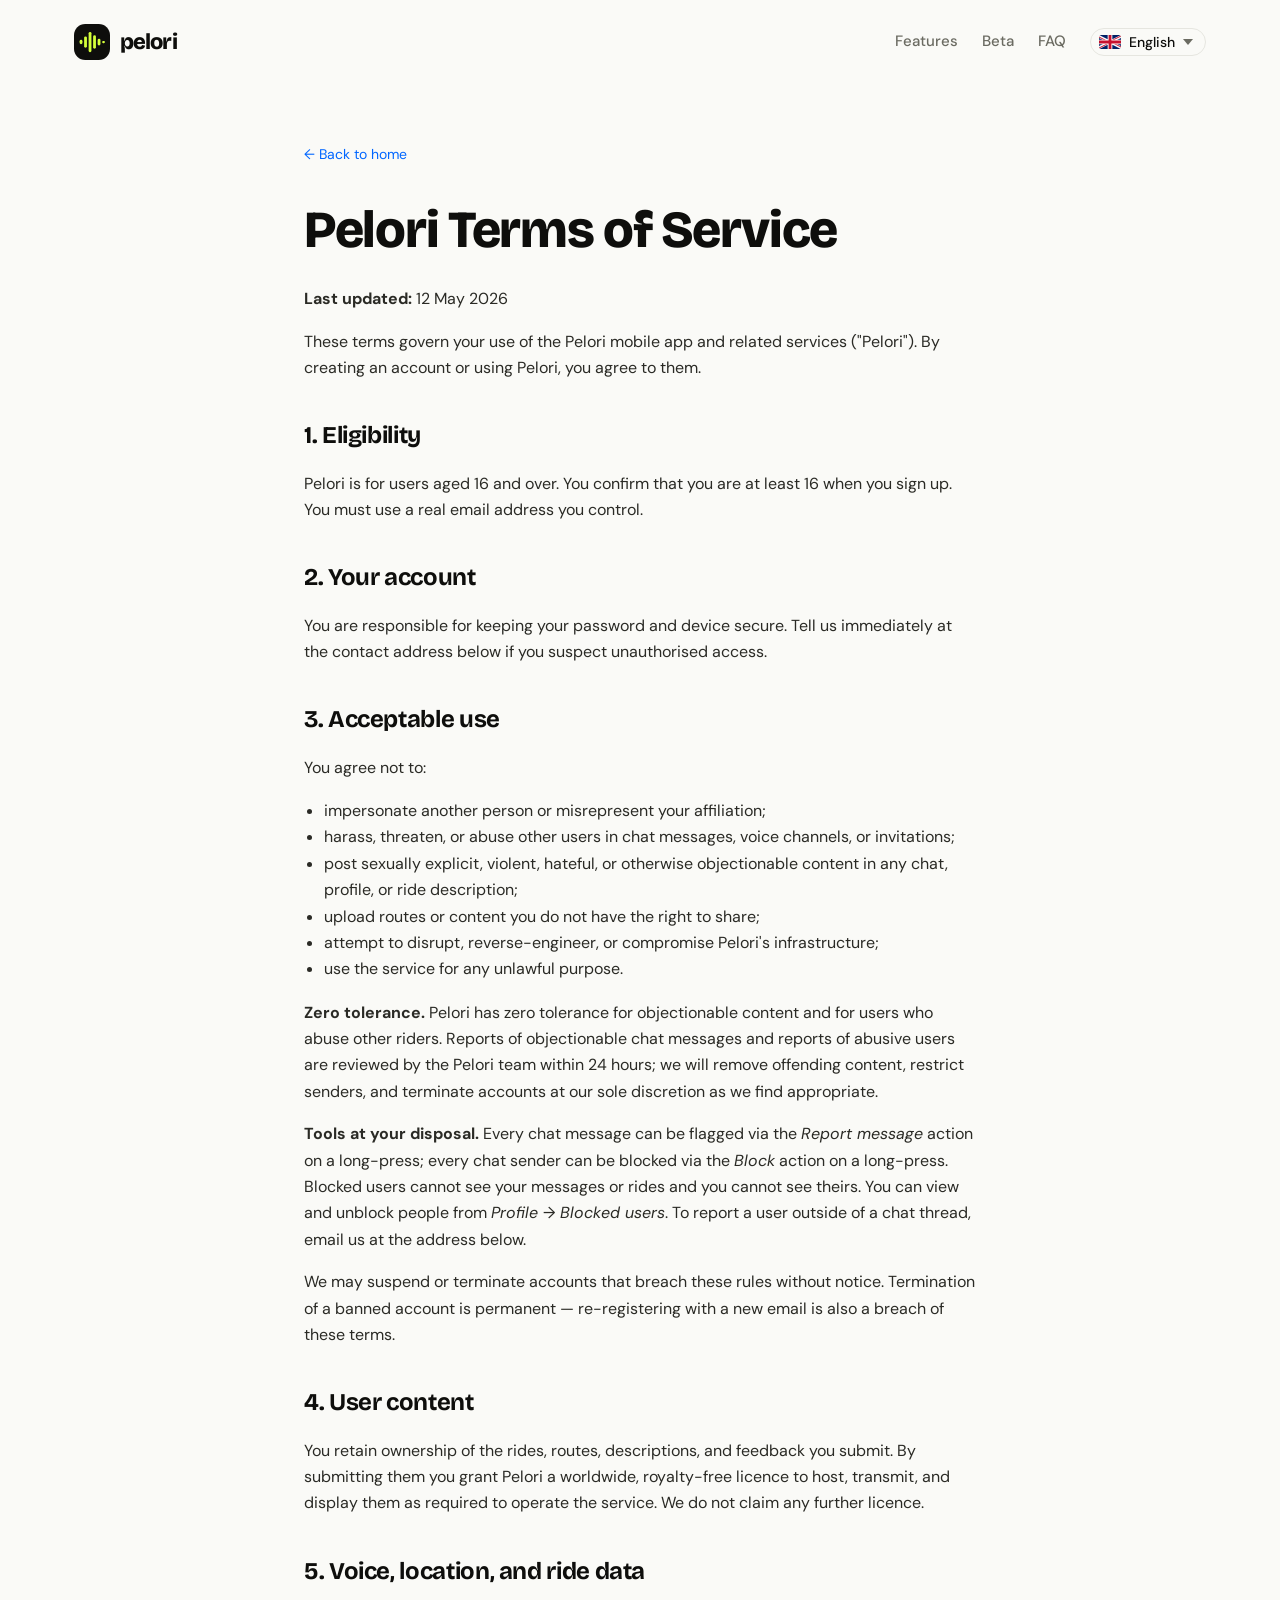
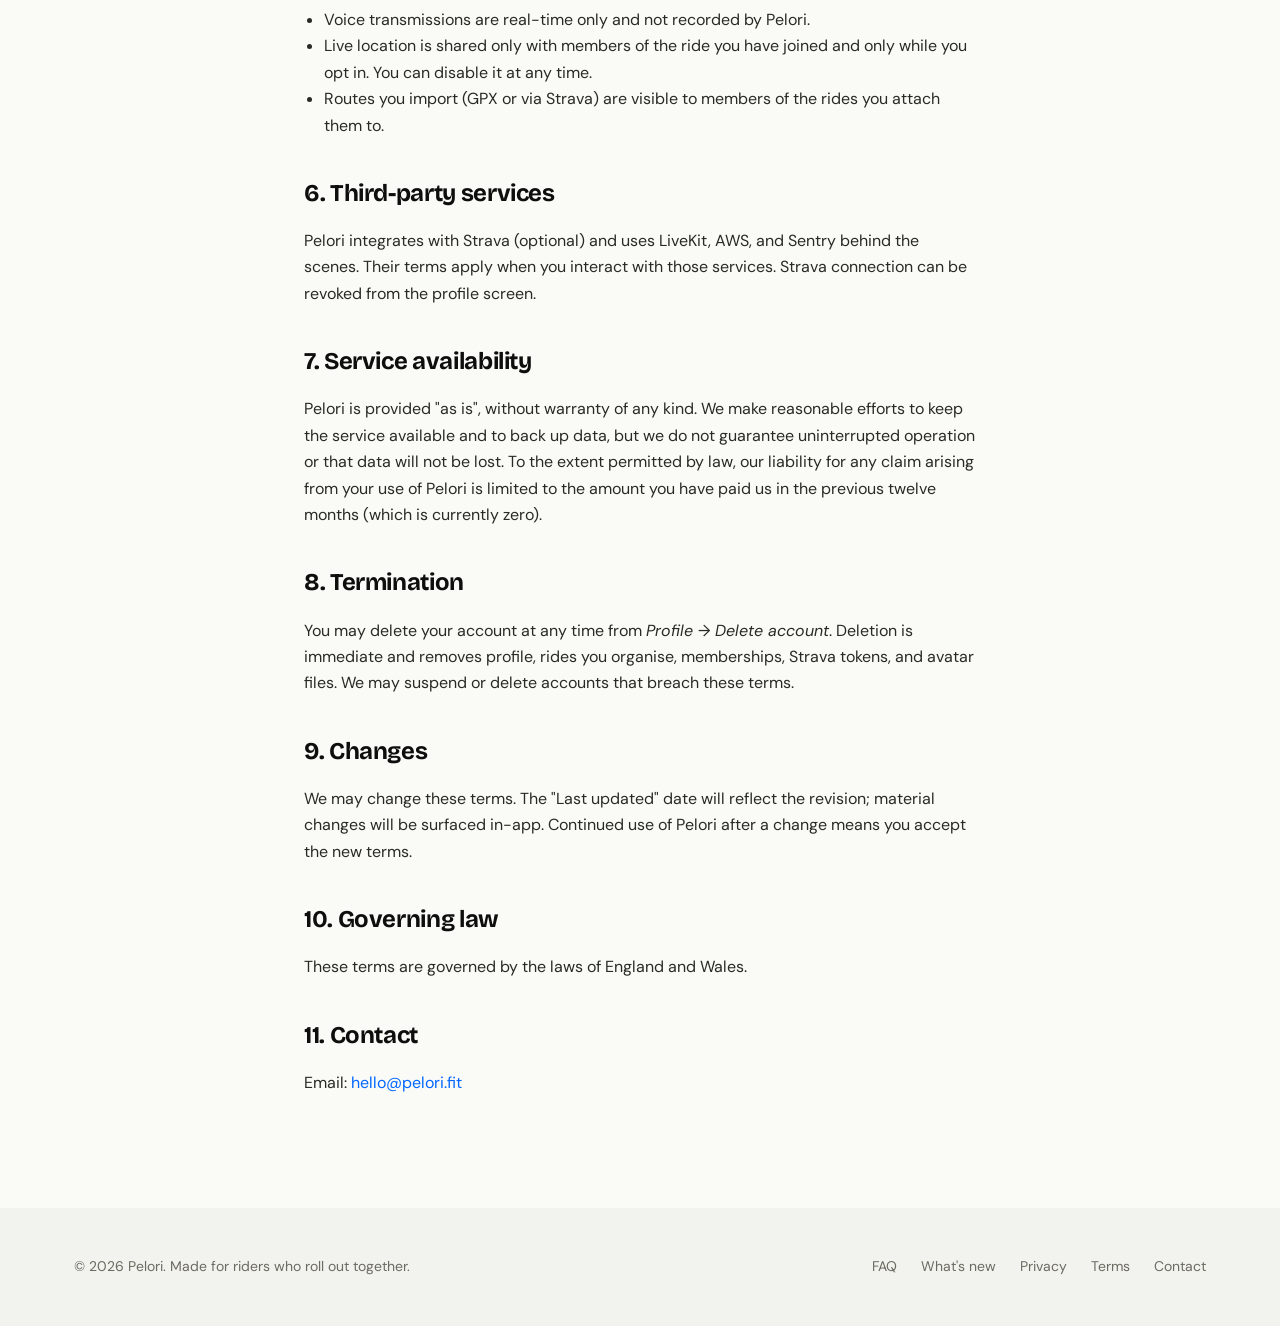
<file: terms.html>
<!DOCTYPE html>
<html lang="en">
<head>
  <meta charset="UTF-8">
  <meta name="viewport" content="width=device-width, initial-scale=1.0">
  <title>Terms of Service — Pelori</title>
  <link rel="apple-touch-icon" href="assets/apple-touch-icon.png">
  <link rel="icon" href="assets/apple-touch-icon.png" type="image/png">
  <link rel="stylesheet" href="styles.css?v=20260508">
</head>
<body>
  <header class="nav">
    <div class="container nav-row">
      <a href="/" class="lockup">
        <img src="assets/logos/logo-mark.svg" alt="">
        <span class="lockup-name">pelori</span>
      </a>
      <div class="nav-right">
        <nav class="nav-links">
          <a href="index.html#features" data-i18n="nav.features">Features</a>
          <a href="index.html#beta" data-i18n="nav.beta">Beta</a>
          <a href="faq.html" data-i18n="nav.faq">FAQ</a>
        </nav>
        <div class="lang-picker" id="lang-picker">
          <button type="button" id="lang-btn" class="lang-btn"
                  aria-haspopup="listbox" aria-expanded="false"
                  aria-label="Language">
            <span id="lang-flag" class="lang-flag" aria-hidden="true"></span>
            <span id="lang-name" class="lang-name"></span>
            <svg class="lang-chevron" aria-hidden="true" viewBox="0 0 10 6">
              <path fill="currentColor" d="M0 0l5 6 5-6z"/>
            </svg>
          </button>
          <ul id="lang-menu" class="lang-menu" role="listbox" hidden></ul>
        </div>
        <button type="button" class="nav-burger" id="nav-burger"
                aria-label="Open menu" aria-controls="nav-drawer" aria-expanded="false">
          <svg width="24" height="24" viewBox="0 0 24 24" aria-hidden="true">
            <path fill="currentColor" d="M3 6h18v2H3zm0 5h18v2H3zm0 5h18v2H3z"/>
          </svg>
        </button>
      </div>
    </div>
    <aside class="nav-drawer" id="nav-drawer" aria-hidden="true">
      <button type="button" class="nav-drawer-close" data-nav-close
              aria-label="Close menu">&times;</button>
      <a href="index.html#features" data-i18n="nav.features" data-nav-close>Features</a>
      <a href="index.html#beta" data-i18n="nav.beta" data-nav-close>Beta</a>
      <a href="faq.html" data-i18n="nav.faq" data-nav-close>FAQ</a>
    </aside>
  </header>
  <main class="legal-body">
    <a href="index.html" class="legal-back" data-i18n="legal.back">&larr; Back to home</a>
    <p class="legal-en-banner" data-legal-en-only data-i18n="legal.en_only" hidden>This page is available in English only — the app itself is fully localised.</p>
    <h1>Pelori Terms of Service</h1>
<p><strong>Last updated:</strong> 12 May 2026</p>
<p>These terms govern your use of the Pelori mobile app and related
services ("Pelori"). By creating an account or using Pelori, you
agree to them.</p>
<h2>1. Eligibility</h2>
<p>Pelori is for users aged 16 and over. You confirm that you are at
least 16 when you sign up. You must use a real email address you
control.</p>
<h2>2. Your account</h2>
<p>You are responsible for keeping your password and device secure. Tell
us immediately at the contact address below if you suspect unauthorised
access.</p>
<h2>3. Acceptable use</h2>
<p>You agree not to:</p>
<ul>
<li>impersonate another person or misrepresent your affiliation;</li>
<li>harass, threaten, or abuse other users in chat messages, voice
  channels, or invitations;</li>
<li>post sexually explicit, violent, hateful, or otherwise objectionable
  content in any chat, profile, or ride description;</li>
<li>upload routes or content you do not have the right to share;</li>
<li>attempt to disrupt, reverse-engineer, or compromise Pelori's
  infrastructure;</li>
<li>use the service for any unlawful purpose.</li>
</ul>
<p><strong>Zero tolerance.</strong> Pelori has zero tolerance for objectionable
content and for users who abuse other riders. Reports of objectionable
chat messages and reports of abusive users are reviewed by the Pelori
team within 24 hours; we will remove offending content, restrict
senders, and terminate accounts at our sole discretion as we find
appropriate.</p>
<p><strong>Tools at your disposal.</strong> Every chat message can be flagged via the
<em>Report message</em> action on a long-press; every chat sender can be
blocked via the <em>Block</em> action on a long-press. Blocked users cannot
see your messages or rides and you cannot see theirs. You can view
and unblock people from <em>Profile → Blocked users</em>. To report a user
outside of a chat thread, email us at the address below.</p>
<p>We may suspend or terminate accounts that breach these rules without
notice. Termination of a banned account is permanent — re-registering
with a new email is also a breach of these terms.</p>
<h2>4. User content</h2>
<p>You retain ownership of the rides, routes, descriptions, and feedback
you submit. By submitting them you grant Pelori a worldwide,
royalty-free licence to host, transmit, and display them as required to
operate the service. We do not claim any further licence.</p>
<h2>5. Voice, location, and ride data</h2>
<ul>
<li>Voice transmissions are real-time only and not recorded by Pelori.</li>
<li>Live location is shared only with members of the ride you have joined
  and only while you opt in. You can disable it at any time.</li>
<li>Routes you import (GPX or via Strava) are visible to members of the
  rides you attach them to.</li>
</ul>
<h2>6. Third-party services</h2>
<p>Pelori integrates with Strava (optional) and uses LiveKit, AWS, and
Sentry behind the scenes. Their terms apply when you interact with
those services. Strava connection can be revoked from the profile
screen.</p>
<h2>7. Service availability</h2>
<p>Pelori is provided "as is", without warranty of any kind. We make
reasonable efforts to keep the service available and to back up data,
but we do not guarantee uninterrupted operation or that data will not
be lost. To the extent permitted by law, our liability for any claim
arising from your use of Pelori is limited to the amount you have paid
us in the previous twelve months (which is currently zero).</p>
<h2>8. Termination</h2>
<p>You may delete your account at any time from <em>Profile → Delete
account</em>. Deletion is immediate and removes profile, rides you
organise, memberships, Strava tokens, and avatar files. We may
suspend or delete accounts that breach these terms.</p>
<h2>9. Changes</h2>
<p>We may change these terms. The "Last updated" date will reflect the
revision; material changes will be surfaced in-app. Continued use of
Pelori after a change means you accept the new terms.</p>
<h2>10. Governing law</h2>
<p>These terms are governed by the laws of England and Wales.</p>
<h2>11. Contact</h2>
<p>Email: <a href="mailto:hello@pelori.fit">hello@pelori.fit</a></p>
  </main>
  <footer>
    <div class="container footer-row">
      <span data-i18n="footer.copyright">© 2026 Pelori.</span>
      <div class="footer-links">
        <a href="faq.html" data-i18n="footer.faq">FAQ</a>
        <a href="whats-new.html" data-i18n="footer.whatsNew">What's new</a>
        <a href="privacy.html" data-i18n="footer.privacy">Privacy</a>
        <a href="terms.html" data-i18n="footer.terms">Terms</a>
        <a href="mailto:hello@pelori.fit" data-i18n="footer.contact">Contact</a>
      </div>
    </div>
  </footer>
  <script src="assets/i18n.js"></script>
  <script src="assets/nav-drawer.js"></script>
</body>
</html>
</file>
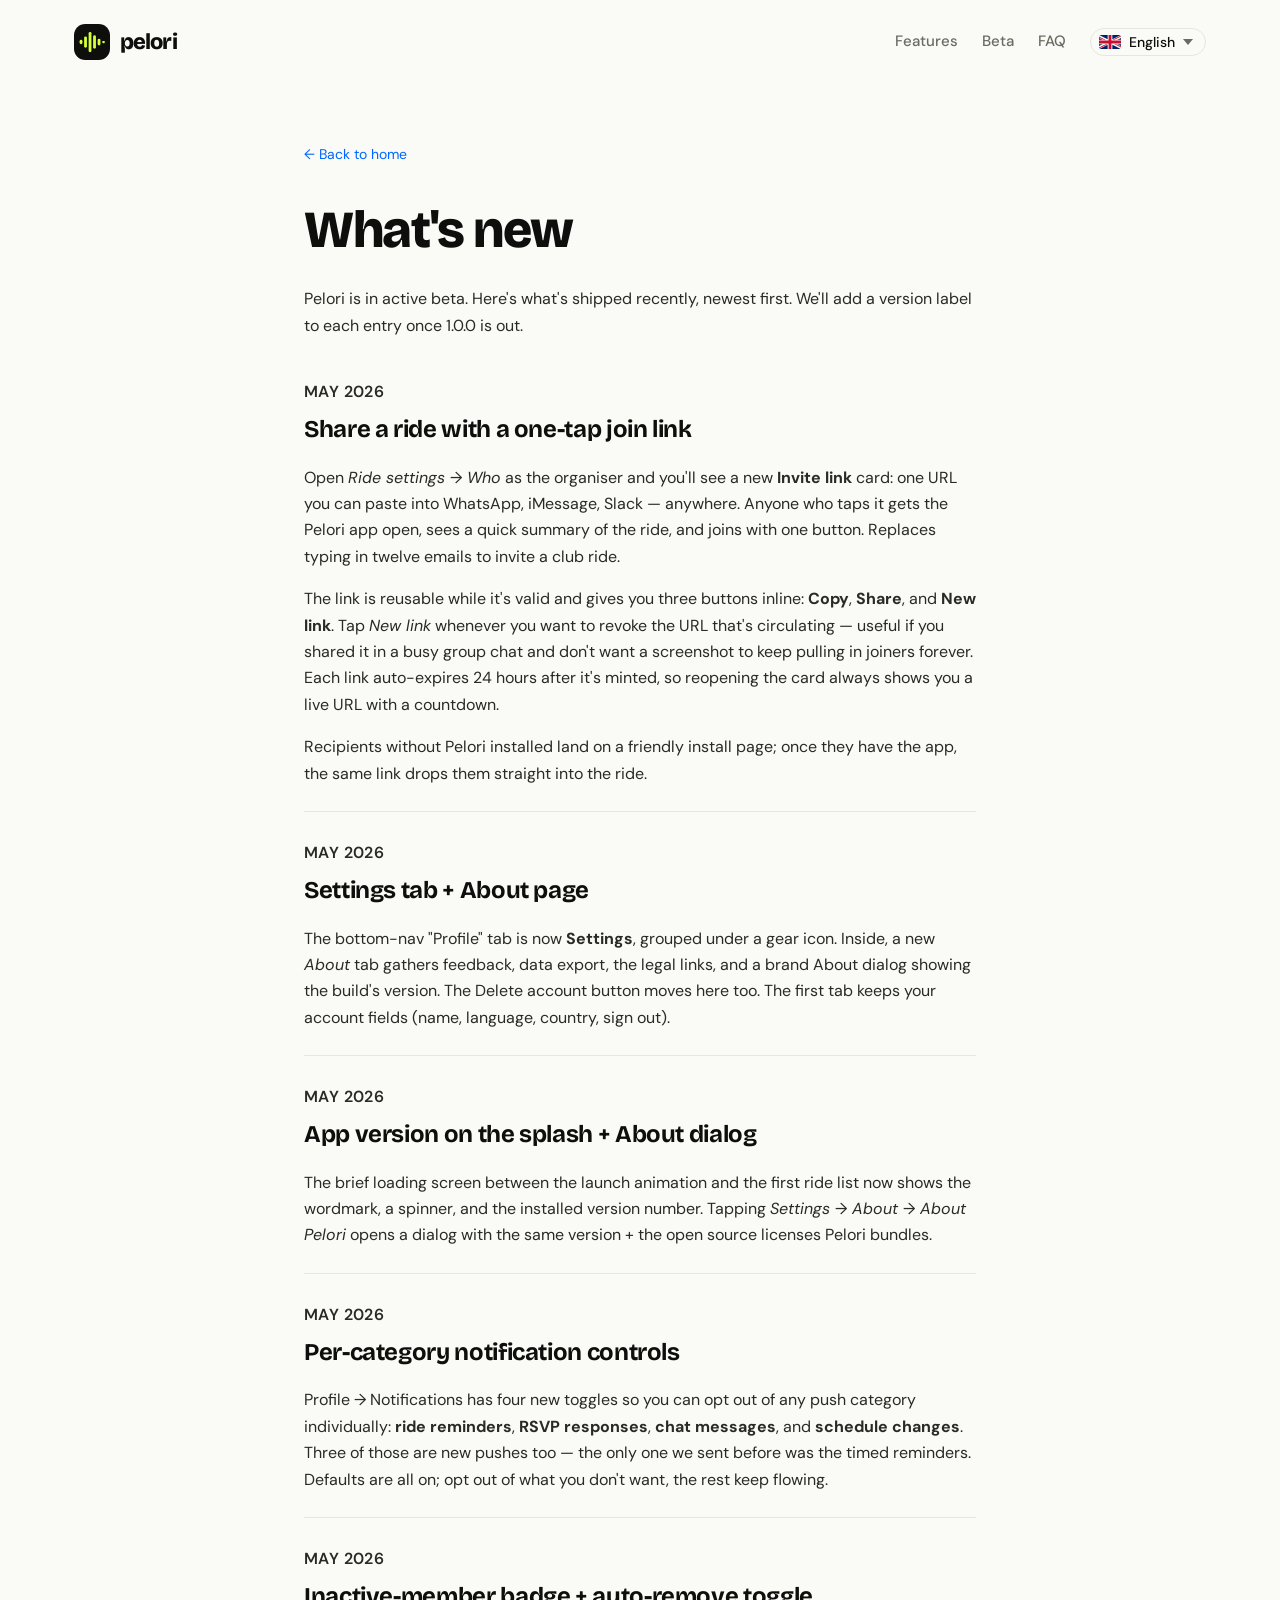
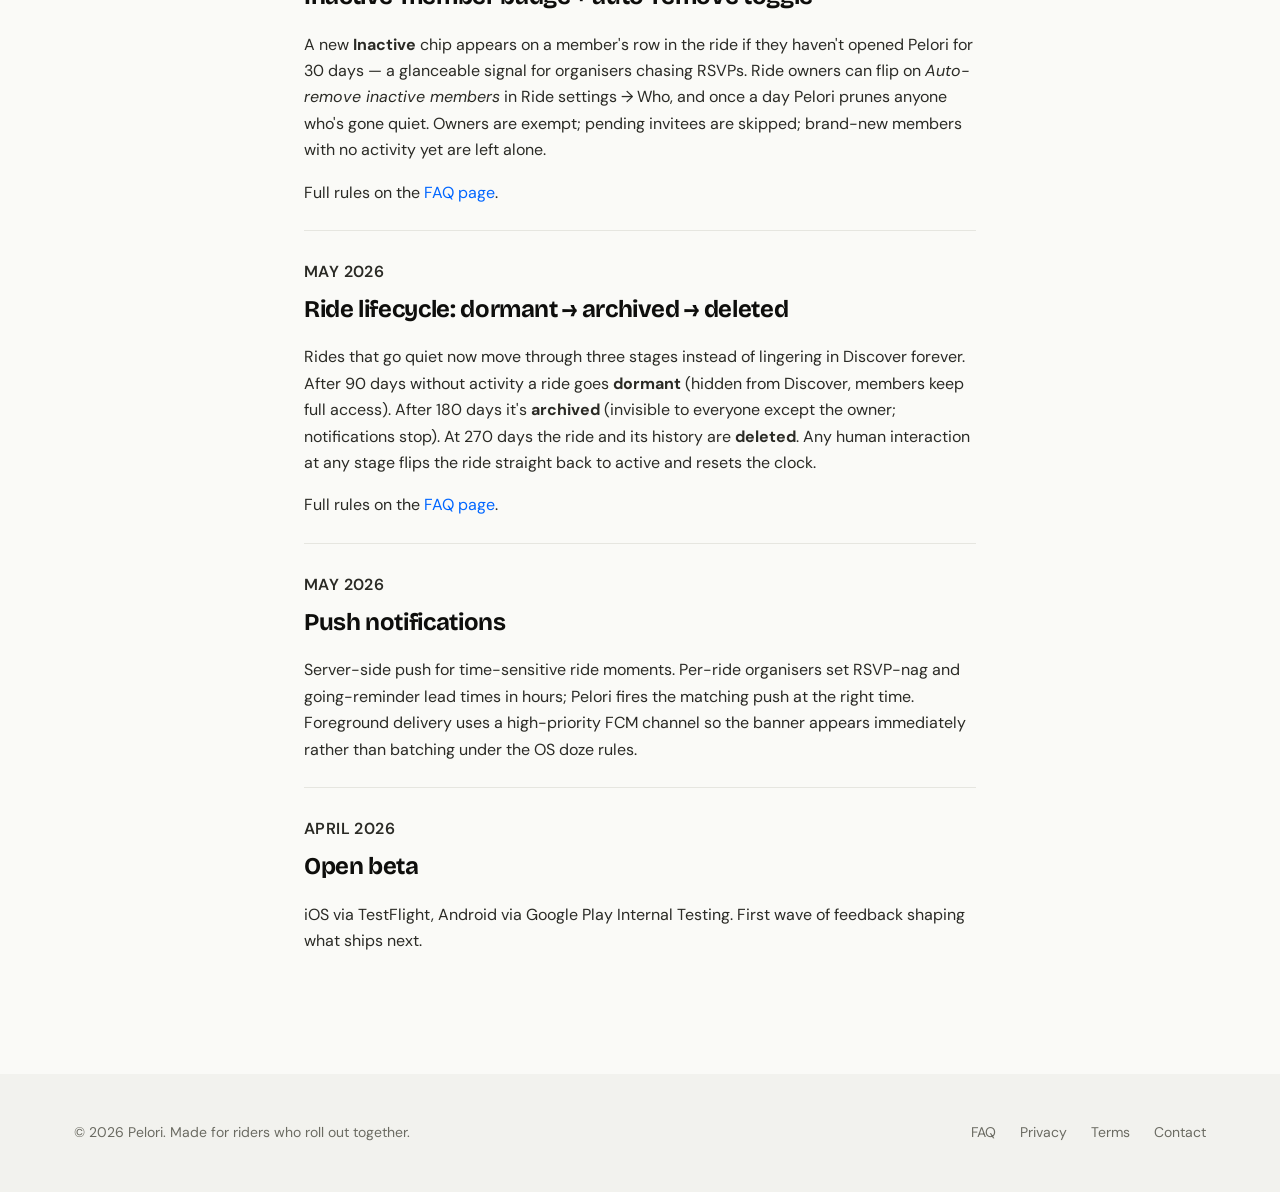
<file: whats-new.html>
<!DOCTYPE html>
<html lang="en">
<head>
  <meta charset="UTF-8">
  <meta name="viewport" content="width=device-width, initial-scale=1.0">
  <title>What's new — Pelori</title>
  <meta name="description" content="Recent feature drops in the Pelori beta — push notification preferences, ride lifecycle, inactive-member badges, and more.">
  <meta name="theme-color" content="#0066FF">
  <meta property="og:title" content="What's new in Pelori">
  <meta property="og:description" content="Recent feature drops in the Pelori beta.">
  <meta property="og:url" content="https://pelori.fit/whats-new.html">
  <meta property="og:type" content="website">
  <meta property="og:image" content="https://pelori.fit/assets/og-cover.svg">
  <link rel="apple-touch-icon" href="assets/apple-touch-icon.png">
  <link rel="icon" href="assets/apple-touch-icon.png" type="image/png">
  <link rel="stylesheet" href="styles.css?v=20260508">
</head>
<body>
  <header class="nav">
    <div class="container nav-row">
      <a href="/" class="lockup">
        <img src="assets/logos/logo-mark.svg" alt="">
        <span class="lockup-name">pelori</span>
      </a>
      <div class="nav-right">
        <nav class="nav-links">
          <a href="index.html#features" data-i18n="nav.features">Features</a>
          <a href="index.html#beta" data-i18n="nav.beta">Beta</a>
          <a href="faq.html" data-i18n="nav.faq">FAQ</a>
        </nav>
        <div class="lang-picker" id="lang-picker">
          <button type="button" id="lang-btn" class="lang-btn"
                  aria-haspopup="listbox" aria-expanded="false"
                  aria-label="Language">
            <span id="lang-flag" class="lang-flag" aria-hidden="true"></span>
            <span id="lang-name" class="lang-name"></span>
            <svg class="lang-chevron" aria-hidden="true" viewBox="0 0 10 6">
              <path fill="currentColor" d="M0 0l5 6 5-6z"/>
            </svg>
          </button>
          <ul id="lang-menu" class="lang-menu" role="listbox" hidden></ul>
        </div>
        <button type="button" class="nav-burger" id="nav-burger"
                aria-label="Open menu" aria-controls="nav-drawer" aria-expanded="false">
          <svg width="24" height="24" viewBox="0 0 24 24" aria-hidden="true">
            <path fill="currentColor" d="M3 6h18v2H3zm0 5h18v2H3zm0 5h18v2H3z"/>
          </svg>
        </button>
      </div>
    </div>
    <aside class="nav-drawer" id="nav-drawer" aria-hidden="true">
      <button type="button" class="nav-drawer-close" data-nav-close
              aria-label="Close menu">&times;</button>
      <a href="index.html#features" data-i18n="nav.features" data-nav-close>Features</a>
      <a href="index.html#beta" data-i18n="nav.beta" data-nav-close>Beta</a>
      <a href="faq.html" data-i18n="nav.faq" data-nav-close>FAQ</a>
    </aside>
  </header>
  <main class="legal-body">
    <a href="index.html" class="legal-back" data-i18n="legal.back">&larr; Back to home</a>
    <p class="legal-en-banner" data-legal-en-only data-i18n="legal.en_only" hidden>This page is available in English only — the app itself is fully localised.</p>
    <h1>What's new</h1>
    <p>Pelori is in active beta. Here's what's shipped recently, newest
    first. We'll add a version label to each entry once 1.0.0 is out.</p>

    <article class="changelog-entry">
      <p class="changelog-date">May 2026</p>
      <h2>Share a ride with a one-tap join link</h2>
      <p>Open <em>Ride settings → Who</em> as the organiser and you'll
      see a new <strong>Invite link</strong> card: one URL you can paste
      into WhatsApp, iMessage, Slack — anywhere. Anyone who taps it
      gets the Pelori app open, sees a quick summary of the ride, and
      joins with one button. Replaces typing in twelve emails to invite
      a club ride.</p>
      <p>The link is reusable while it's valid and gives you three
      buttons inline: <strong>Copy</strong>, <strong>Share</strong>,
      and <strong>New link</strong>. Tap <em>New link</em> whenever you
      want to revoke the URL that's circulating — useful if you shared
      it in a busy group chat and don't want a screenshot to keep
      pulling in joiners forever. Each link auto-expires 24 hours after
      it's minted, so reopening the card always shows you a live URL
      with a countdown.</p>
      <p>Recipients without Pelori installed land on a friendly install
      page; once they have the app, the same link drops them straight
      into the ride.</p>
    </article>

    <article class="changelog-entry">
      <p class="changelog-date">May 2026</p>
      <h2>Settings tab + About page</h2>
      <p>The bottom-nav "Profile" tab is now <strong>Settings</strong>,
      grouped under a gear icon. Inside, a new <em>About</em> tab
      gathers feedback, data export, the legal links, and a brand
      About dialog showing the build's version. The Delete account
      button moves here too. The first tab keeps your account fields
      (name, language, country, sign out).</p>
    </article>

    <article class="changelog-entry">
      <p class="changelog-date">May 2026</p>
      <h2>App version on the splash + About dialog</h2>
      <p>The brief loading screen between the launch animation and the
      first ride list now shows the wordmark, a spinner, and the
      installed version number. Tapping <em>Settings → About → About
      Pelori</em> opens a dialog with the same version + the open
      source licenses Pelori bundles.</p>
    </article>

    <article class="changelog-entry">
      <p class="changelog-date">May 2026</p>
      <h2>Per-category notification controls</h2>
      <p>Profile → Notifications has four new toggles so you can opt
      out of any push category individually: <strong>ride
      reminders</strong>, <strong>RSVP responses</strong>,
      <strong>chat messages</strong>, and <strong>schedule changes</strong>.
      Three of those are new pushes too — the only one we sent before
      was the timed reminders. Defaults are all on; opt out of what
      you don't want, the rest keep flowing.</p>
    </article>

    <article class="changelog-entry">
      <p class="changelog-date">May 2026</p>
      <h2>Inactive-member badge + auto-remove toggle</h2>
      <p>A new <strong>Inactive</strong> chip appears on a member's
      row in the ride if they haven't opened Pelori for 30 days — a
      glanceable signal for organisers chasing RSVPs. Ride owners can
      flip on <em>Auto-remove inactive members</em> in Ride settings →
      Who, and once a day Pelori prunes anyone who's gone quiet.
      Owners are exempt; pending invitees are skipped; brand-new
      members with no activity yet are left alone.</p>
      <p>Full rules on the <a href="faq.html">FAQ page</a>.</p>
    </article>

    <article class="changelog-entry">
      <p class="changelog-date">May 2026</p>
      <h2>Ride lifecycle: dormant → archived → deleted</h2>
      <p>Rides that go quiet now move through three stages instead of
      lingering in Discover forever. After 90 days without activity a
      ride goes <strong>dormant</strong> (hidden from Discover, members
      keep full access). After 180 days it's <strong>archived</strong>
      (invisible to everyone except the owner; notifications stop). At
      270 days the ride and its history are <strong>deleted</strong>.
      Any human interaction at any stage flips the ride straight back
      to active and resets the clock.</p>
      <p>Full rules on the <a href="faq.html">FAQ page</a>.</p>
    </article>

    <article class="changelog-entry">
      <p class="changelog-date">May 2026</p>
      <h2>Push notifications</h2>
      <p>Server-side push for time-sensitive ride moments. Per-ride
      organisers set RSVP-nag and going-reminder lead times in hours;
      Pelori fires the matching push at the right time. Foreground
      delivery uses a high-priority FCM channel so the banner appears
      immediately rather than batching under the OS doze rules.</p>
    </article>

    <article class="changelog-entry">
      <p class="changelog-date">April 2026</p>
      <h2>Open beta</h2>
      <p>iOS via TestFlight, Android via Google Play Internal Testing.
      First wave of feedback shaping what ships next.</p>
    </article>
  </main>
  <footer>
    <div class="container footer-row">
      <span data-i18n="footer.copyright">&copy; 2026 Pelori.</span>
      <div class="footer-links">
        <a href="faq.html" data-i18n="footer.faq">FAQ</a>
        <a href="privacy.html" data-i18n="footer.privacy">Privacy</a>
        <a href="terms.html" data-i18n="footer.terms">Terms</a>
        <a href="mailto:hello@pelori.fit" data-i18n="footer.contact">Contact</a>
      </div>
    </div>
  </footer>
  <script src="assets/i18n.js"></script>
  <script src="assets/nav-drawer.js"></script>
</body>
</html>
</file>
<file: styles.css>
/* ─────────────────────────────────────────────────────────────────
   Pelori marketing site
   Mirrors the in-app design system tokens (colors_and_type.css).
   ─────────────────────────────────────────────────────────────── */

@import url('https://fonts.googleapis.com/css2?family=Bricolage+Grotesque:opsz,wght@12..96,500;12..96,700;12..96,800&family=DM+Sans:opsz,wght@9..40,400;9..40,500;9..40,600;9..40,700&display=swap');

:root {
  --brand-electric: #0066ff;
  --brand-electric-hover: #0052cc;
  --brand-hivis: #d4ff3a;
  --brand-sunset: #ff6b35;
  --neutral-0: #ffffff;
  --neutral-50: #fafaf7;
  --neutral-100: #f2f2ee;
  --neutral-200: #e6e6e0;
  --neutral-400: #9b9b92;
  --neutral-500: #6b6b62;
  --neutral-700: #2a2a25;
  --neutral-900: #0e0e0c;

  --bg: var(--neutral-50);
  --bg-elevated: var(--neutral-0);
  --fg-1: var(--neutral-900);
  --fg-2: var(--neutral-500);
  --border-1: var(--neutral-200);

  --font-display: 'Bricolage Grotesque', ui-sans-serif, system-ui, sans-serif;
  --font-body: 'DM Sans', ui-sans-serif, system-ui, sans-serif;

  --radius-card: 16px;
  --radius-pill: 999px;
}

/* Dark mode — flips the entire neutral scale top-to-bottom (so
   --neutral-0 becomes near-black, --neutral-900 becomes off-white)
   plus the semantic surface tokens that depend on them. The brand
   accents (Electric Blue, Hi-vis lime, Sunset) stay the same so the
   site reads as the same product in either appearance. Only opt-in
   via the system setting; we don't draw a manual toggle. */
@media (prefers-color-scheme: dark) {
  :root {
    --neutral-0: #0e0e0c;
    --neutral-50: #161614;
    --neutral-100: #1f1f1c;
    --neutral-200: #2a2a25;
    --neutral-400: #6b6b62;
    --neutral-500: #9b9b92;
    --neutral-700: #e6e6e0;
    --neutral-900: #fafaf7;

    --bg: var(--neutral-50);
    --bg-elevated: var(--neutral-0);
    --fg-1: var(--neutral-900);
    --fg-2: var(--neutral-500);
    --border-1: var(--neutral-200);

    --brand-electric-hover: #4d8bff;
  }
}

/* Keyboard focus outline. Only fires for keyboard navigation
   (`:focus-visible`), so click/tap users don't see it. Pelori-blue
   ring with a small offset keeps it readable on every surface. */
:focus-visible {
  outline: 2px solid var(--brand-electric);
  outline-offset: 2px;
  border-radius: 4px;
}

* {
  box-sizing: border-box;
}

html {
  scroll-behavior: smooth;
}

body {
  margin: 0;
  font-family: var(--font-body);
  background: var(--bg);
  color: var(--fg-1);
  -webkit-font-smoothing: antialiased;
  font-size: 17px;
  line-height: 1.55;
}

a {
  color: var(--brand-electric);
  text-decoration: none;
}

a:hover {
  color: var(--brand-electric-hover);
  text-decoration: underline;
}

img {
  max-width: 100%;
  display: block;
}

.container {
  max-width: 1180px;
  margin: 0 auto;
  padding: 0 24px;
}

/* ─── Top nav ─────────────────────────────────────────────────── */

.nav {
  padding: 24px 0;
}

.nav-row {
  display: flex;
  justify-content: space-between;
  align-items: center;
}

.lockup {
  display: flex;
  align-items: center;
  gap: 10px;
  text-decoration: none;
  color: var(--fg-1);
}

.lockup img {
  width: 36px;
  height: 36px;
  border-radius: 8px;
}

.lockup-name {
  font-family: var(--font-display);
  font-weight: 800;
  font-size: 22px;
  letter-spacing: -0.04em;
}

.nav-right {
  display: flex;
  align-items: center;
  gap: 24px;
}

.nav-links {
  display: flex;
  gap: 24px;
  align-items: center;
}

.nav-links a {
  color: var(--fg-2);
  font-weight: 500;
  font-size: 15px;
}

.nav-links a:hover {
  color: var(--fg-1);
  text-decoration: none;
}

/* Language picker — custom listbox so the dropdown items can carry a
   flag image alongside the language name. Native <option> elements
   don't accept images (the OS renders them); a button + <ul role=
   "listbox"> gives us full control. */
.lang-picker {
  position: relative;
  display: inline-block;
}

.lang-btn {
  display: inline-flex;
  align-items: center;
  gap: 8px;
  padding: 4px 12px 4px 8px;
  background: transparent;
  border: 1px solid var(--border-1);
  border-radius: var(--radius-pill);
  font-family: var(--font-body);
  font-size: 14px;
  font-weight: 500;
  color: var(--fg-1);
  cursor: pointer;
}
.lang-btn:hover {
  border-color: var(--neutral-400);
}
.lang-btn:focus-visible {
  outline: 2px solid var(--brand-electric);
  outline-offset: 2px;
}

.lang-chevron {
  width: 10px;
  height: 6px;
  color: var(--neutral-500);
  transition: transform 120ms ease;
}
.lang-btn[aria-expanded="true"] .lang-chevron {
  transform: rotate(180deg);
}

/* Dropdown panel — anchored under the right edge of the button so it
   never overflows the viewport on a narrow nav row. */
.lang-menu {
  position: absolute;
  top: calc(100% + 6px);
  right: 0;
  margin: 0;
  padding: 4px;
  list-style: none;
  background: var(--bg-elevated);
  border: 1px solid var(--border-1);
  border-radius: 12px;
  box-shadow: 0 12px 28px rgba(0, 0, 0, 0.08);
  min-width: 180px;
  z-index: 50;
}
.lang-menu li {
  display: flex;
  align-items: center;
  gap: 10px;
  padding: 8px 12px;
  border-radius: 8px;
  font-size: 14px;
  font-weight: 500;
  color: var(--fg-1);
  cursor: pointer;
  user-select: none;
}
.lang-menu li:hover,
.lang-menu li:focus {
  background: var(--neutral-100);
  outline: none;
}
.lang-menu li[aria-selected="true"] {
  color: var(--brand-electric);
  font-weight: 700;
}

/* Flag chip — used both inside the button (the active flag) and
   inside each menu item. lang-XX classes are added by i18n.js. */
.lang-flag {
  display: inline-block;
  width: 22px;
  height: 14px;
  border-radius: 2px;
  background-size: cover;
  background-position: center;
  box-shadow: inset 0 0 0 1px rgba(0, 0, 0, 0.06);
  flex-shrink: 0;
}
.lang-flag.lang-en { background-image: url('assets/flags/en.svg'); }
.lang-flag.lang-nl { background-image: url('assets/flags/nl.svg'); }
.lang-flag.lang-fr { background-image: url('assets/flags/fr.svg'); }
.lang-flag.lang-es { background-image: url('assets/flags/es.svg'); }
.lang-flag.lang-it { background-image: url('assets/flags/it.svg'); }

/* ─── Hero ─────────────────────────────────────────────────────── */

.hero {
  background: var(--brand-electric);
  color: white;
  padding: 96px 0 120px;
  position: relative;
  overflow: hidden;
}

.hero h1 {
  font-family: var(--font-display);
  font-weight: 800;
  font-size: clamp(48px, 9vw, 96px);
  letter-spacing: -0.035em;
  line-height: 0.98;
  margin: 0 0 28px;
  max-width: 14ch;
}

.hero h1 .accent {
  color: var(--brand-hivis);
}

.hero-sub {
  font-size: clamp(18px, 2.4vw, 22px);
  line-height: 1.45;
  max-width: 32ch;
  margin: 0 0 40px;
  color: rgba(255, 255, 255, 0.92);
  font-weight: 400;
}

.hero-ctas {
  display: flex;
  gap: 14px;
  flex-wrap: wrap;
}

.btn {
  display: inline-flex;
  align-items: center;
  gap: 8px;
  padding: 16px 28px;
  border-radius: var(--radius-pill);
  font-weight: 700;
  font-size: 16px;
  text-decoration: none;
  transition: transform 120ms ease, background-color 120ms ease;
}

.btn:active {
  transform: scale(0.97);
}

.btn-primary {
  background: white;
  color: var(--brand-electric);
}

.btn-primary:hover {
  background: var(--neutral-100);
  text-decoration: none;
  color: var(--brand-electric);
}

.btn-ghost {
  background: transparent;
  color: white;
  border: 1.5px solid rgba(255, 255, 255, 0.5);
}

.btn-ghost:hover {
  background: rgba(255, 255, 255, 0.1);
  text-decoration: none;
  color: white;
  border-color: white;
}

/* ─── Feature blocks ───────────────────────────────────────────── */

.section {
  padding: 88px 0;
}

.section-eyebrow {
  font-size: 12px;
  font-weight: 700;
  letter-spacing: 0.14em;
  text-transform: uppercase;
  color: var(--brand-electric);
  margin: 0 0 12px;
}

.section h2 {
  font-family: var(--font-display);
  font-weight: 800;
  font-size: clamp(36px, 6vw, 60px);
  letter-spacing: -0.025em;
  line-height: 1.05;
  margin: 0 0 24px;
  max-width: 18ch;
}

.section-sub {
  font-size: 19px;
  line-height: 1.5;
  color: var(--fg-2);
  max-width: 48ch;
  margin: 0 0 56px;
}

.features {
  display: grid;
  grid-template-columns: repeat(auto-fit, minmax(280px, 1fr));
  gap: 24px;
}

.feature {
  background: var(--bg-elevated);
  border: 1px solid var(--border-1);
  border-radius: var(--radius-card);
  padding: 28px 26px 32px;
}

.feature-icon {
  width: 44px;
  height: 44px;
  border-radius: 10px;
  background: rgba(0, 102, 255, 0.08);
  color: var(--brand-electric);
  display: grid;
  place-items: center;
  margin-bottom: 18px;
  font-size: 22px;
  font-family: var(--font-display);
  font-weight: 800;
}

.feature h3 {
  font-family: var(--font-display);
  font-weight: 700;
  font-size: 22px;
  letter-spacing: -0.015em;
  margin: 0 0 10px;
  color: var(--fg-1);
}

.feature p {
  margin: 0;
  font-size: 15px;
  line-height: 1.55;
  color: var(--fg-2);
}

/* ─── Screenshots strip ───────────────────────────────────────── */

.shots {
  background: var(--neutral-900);
  color: white;
  padding: 96px 0;
  overflow: hidden;
}

.shots .section-eyebrow {
  color: var(--brand-hivis);
}

.shots h2 {
  color: white;
  margin-bottom: 56px;
}

.shots-row {
  display: grid;
  grid-template-columns: repeat(auto-fit, minmax(220px, 1fr));
  gap: 24px;
  align-items: end;
}

.shots-row img {
  width: 100%;
  height: auto;
  border-radius: 24px;
  box-shadow: 0 30px 60px rgba(0, 0, 0, 0.4);
}

/* ─── Closing CTA ─────────────────────────────────────────────── */

.cta {
  background: var(--brand-electric);
  color: white;
  padding: 96px 0;
  text-align: center;
}

.cta h2 {
  font-family: var(--font-display);
  font-weight: 800;
  font-size: clamp(36px, 6vw, 60px);
  letter-spacing: -0.025em;
  line-height: 1.05;
  margin: 0 auto 24px;
  max-width: 16ch;
  color: white;
}

.cta-sub {
  font-size: 18px;
  line-height: 1.5;
  color: rgba(255, 255, 255, 0.9);
  max-width: 40ch;
  margin: 0 auto 40px;
}

/* ─── Footer ──────────────────────────────────────────────────── */

footer {
  background: var(--neutral-100);
  padding: 48px 0;
  font-size: 14px;
  color: var(--fg-2);
}

.footer-row {
  display: flex;
  flex-wrap: wrap;
  gap: 24px;
  align-items: center;
  justify-content: space-between;
}

.footer-links {
  display: flex;
  gap: 24px;
  flex-wrap: wrap;
}

.footer-links a {
  color: var(--fg-2);
}

.footer-links a:hover {
  color: var(--fg-1);
  text-decoration: none;
}

/* ─── Static legal pages (privacy / terms) ────────────────────── */

.legal-body {
  max-width: 720px;
  margin: 0 auto;
  padding: 56px 24px 96px;
}

.legal-body h1 {
  font-family: var(--font-display);
  font-weight: 800;
  font-size: clamp(36px, 5vw, 52px);
  letter-spacing: -0.025em;
  margin: 0 0 12px;
}

.legal-body h2 {
  font-family: var(--font-display);
  font-weight: 700;
  font-size: 24px;
  letter-spacing: -0.015em;
  margin: 36px 0 12px;
}

.legal-body p,
.legal-body li {
  font-size: 16px;
  line-height: 1.65;
  color: var(--neutral-700);
}

.legal-body ul {
  padding-left: 20px;
}

.legal-body code {
  background: var(--neutral-100);
  padding: 2px 6px;
  border-radius: 4px;
  font-size: 13px;
}

.legal-back {
  display: inline-block;
  margin-bottom: 24px;
  font-size: 14px;
}

/* Banner shown above the body of a legal page when the user has
   chosen a non-English chrome locale. The legal text itself stays
   English; this just sets expectations. */
.legal-en-banner {
  background: rgba(0, 102, 255, 0.08);
  border-left: 3px solid var(--brand-electric);
  padding: 12px 16px;
  margin: 0 0 24px;
  font-size: 14px;
  color: var(--neutral-700);
  border-radius: 6px;
}

/* ─── What's-new entries ─────────────────────────────────────────
   One <article> per changelog item. Reverse-chronological in the
   page; CSS just paints the chrome — date label, heading, divider. */
.changelog-entry {
  border-top: 1px solid var(--neutral-200);
  padding: 28px 0 8px;
}

.changelog-entry:first-of-type {
  border-top: 0;
  padding-top: 24px;
}

.changelog-date {
  font-family: var(--font-body);
  font-size: 13px;
  font-weight: 600;
  letter-spacing: 0.4px;
  text-transform: uppercase;
  color: var(--neutral-500);
  margin: 0 0 6px;
}

.changelog-entry h2 {
  margin-top: 0;
  margin-bottom: 12px;
}

/* ─── FAQ accordion ─────────────────────────────────────────────
   Native <details>/<summary> with a card look. Browsers handle the
   open/close state for free; we just paint the chrome. */
.faq-item {
  border: 1px solid var(--neutral-200);
  border-radius: 12px;
  background: var(--neutral-0);
  margin: 0 0 12px;
  overflow: hidden;
}

.faq-item > summary {
  list-style: none;
  cursor: pointer;
  padding: 18px 20px;
  font-family: var(--font-display);
  font-weight: 700;
  font-size: 18px;
  letter-spacing: -0.2px;
  color: var(--neutral-900);
  display: flex;
  align-items: center;
  justify-content: space-between;
  gap: 16px;
}

.faq-item > summary::-webkit-details-marker {
  display: none;
}

.faq-item > summary::after {
  content: "";
  flex: 0 0 auto;
  width: 12px;
  height: 12px;
  border-right: 2px solid var(--neutral-500);
  border-bottom: 2px solid var(--neutral-500);
  transform: rotate(45deg);
  transition: transform 160ms ease;
  margin-top: -4px;
}

.faq-item[open] > summary::after {
  transform: rotate(-135deg);
  margin-top: 4px;
}

.faq-body {
  padding: 0 20px 18px;
  border-top: 1px solid var(--neutral-200);
}

.faq-body > *:first-child {
  margin-top: 16px;
}

.faq-body h3 {
  font-family: var(--font-display);
  font-weight: 700;
  font-size: 17px;
  letter-spacing: -0.15px;
  margin: 24px 0 8px;
  color: var(--neutral-900);
}

/* ─── Mobile tweaks ────────────────────────────────────────────── */

/* ─── Hamburger menu (mobile only) ───────────────────────────────
   Hidden on desktop; revealed at ≤540px via the @media block below.
   Tapping toggles `body.nav-open`, which slides the drawer in from
   the right and traps focus inside it. */
.nav-burger {
  display: none;
  background: transparent;
  border: 0;
  padding: 8px;
  margin: -8px;
  cursor: pointer;
  color: var(--fg-1);
}

.nav-burger svg {
  display: block;
}

.nav-drawer {
  display: none;
}

@media (max-width: 540px) {
  /* Hide the desktop nav items on phones. The drawer below mirrors
     them. */
  .nav-links,
  .lang-picker {
    display: none;
  }
  .nav-burger {
    display: inline-flex;
    align-items: center;
    justify-content: center;
  }
  /* Drawer container: full-height sheet from the right. The .nav-open
     class lands on <body> from a tap on the hamburger button. */
  .nav-drawer {
    display: flex;
    flex-direction: column;
    gap: 8px;
    position: fixed;
    inset: 0 0 0 auto;
    width: min(84vw, 360px);
    background: var(--bg-elevated);
    border-left: 1px solid var(--border-1);
    padding: 24px 24px 32px;
    transform: translateX(100%);
    transition: transform 220ms ease;
    z-index: 50;
    overflow-y: auto;
  }
  body.nav-open .nav-drawer {
    transform: translateX(0);
  }
  .nav-drawer-close {
    align-self: flex-end;
    background: transparent;
    border: 0;
    color: var(--fg-2);
    font-size: 28px;
    line-height: 1;
    padding: 4px 8px;
    cursor: pointer;
    margin-bottom: 8px;
  }
  .nav-drawer a {
    font-family: var(--font-display);
    font-size: 22px;
    font-weight: 700;
    letter-spacing: -0.4px;
    color: var(--fg-1);
    padding: 10px 0;
  }
  .nav-drawer .lang-picker {
    display: block;
    margin-top: 16px;
  }
  /* Scrim — fades in behind the drawer to dim the page. */
  body.nav-open::after {
    content: '';
    position: fixed;
    inset: 0;
    background: rgba(0, 0, 0, 0.45);
    z-index: 40;
  }
  body.nav-open {
    overflow: hidden;
  }
  .hero {
    padding: 64px 0 80px;
  }
  .section {
    padding: 64px 0;
  }
  .shots {
    padding: 72px 0;
  }
  .cta {
    padding: 72px 0;
  }
  .footer-row {
    flex-direction: column;
    align-items: flex-start;
    gap: 16px;
  }
}
</file>
